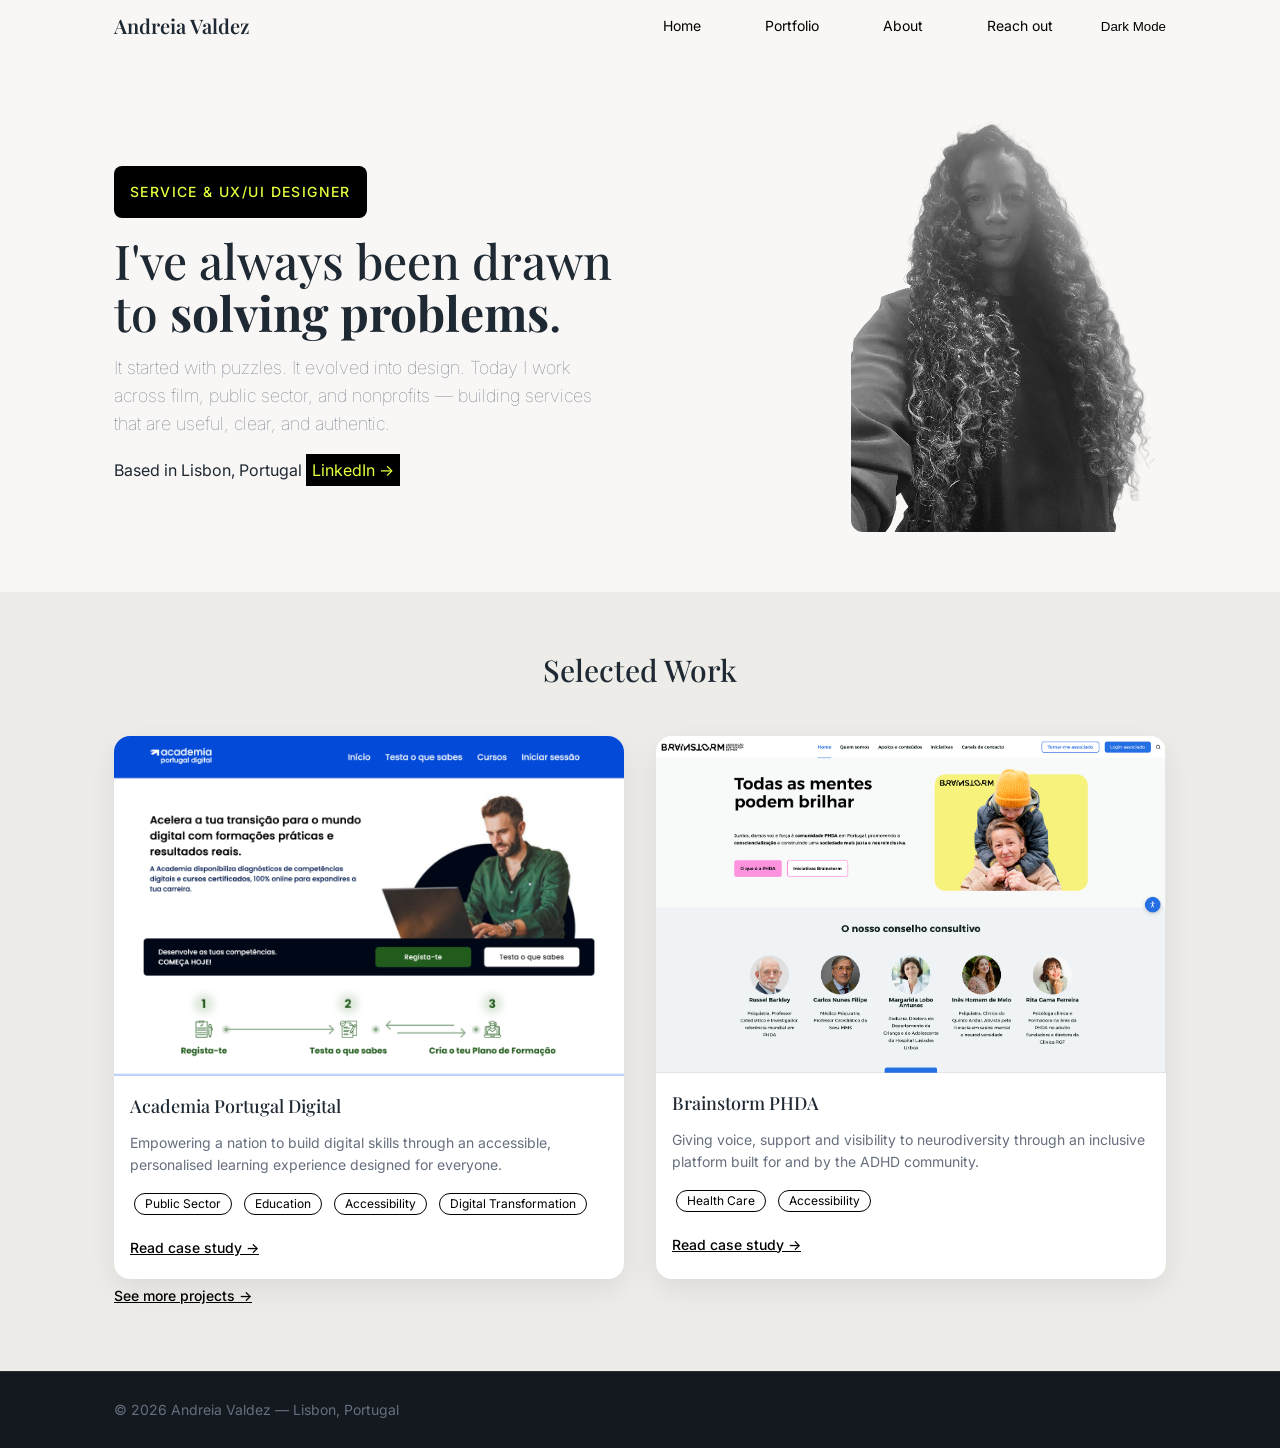
<file: index.html>
<!DOCTYPE html>
<html lang="en">

<head>
    <meta charset="UTF-8">
    <meta name="viewport" content="width=device-width, initial-scale=1.0">
    <title>Andreia Valdez – Service & UX/UI Designer</title>
    <link rel="preconnect" href="https://fonts.googleapis.com">
    <link rel="preconnect" href="https://fonts.gstatic.com" crossorigin>
    <link
        href="https://fonts.googleapis.com/css2?family=Inter:wght@400;500;600&family=Playfair+Display:wght@500;600&display=swap"
        rel="stylesheet">
    <link rel="stylesheet" href="css/estilos.css">
</head>
<body><!-- Navegação -->
<header class="header">
    <div class="container nav">
        <a href="index.html" class="logo">Andreia Valdez</a>
        <button class="mobile-menu-toggle" aria-label="Toggle menu" aria-expanded="false">
            <span></span>
            <span></span>
            <span></span>
        </button>
        <nav class="menu">
            <a href="index.html">Home</a>
            <a href="portfolio.html">Portfolio</a>
            <a href="about.html">About</a>
            <a href="reach-out.html">Reach out</a>
            <button id="theme-toggle">
                Dark Mode
            </button>
        </nav>
    </div>
</header>    <!-- Hero -->
    <section id="sobre" class="section-light">
        <div class="container hero-grid">
            <div class="hero-text">
                <span class="tag">Service & UX/UI Designer</span>
                <h1>I've always been drawn to <b>solving problems</b>.</h1>
                <p class="intro">
                    It started with puzzles. It evolved into design. Today I work across film, public sector, and nonprofits — building services that are useful, clear, and authentic.
                </p>
                <p>Based in Lisbon, Portugal <a href="https://linkedin.com/in/andreiavaldez" target="_blank" class="linkedin">LinkedIn →</a></p>
            </div>
            <div class="hero-image">
                <img src="img/AV_Foto.png" srcset="img/AV_Foto.png 1x,img/AV_Foto@2x.png 2x" alt="Foto de Andreia Valdez">
            </div>
        </div>
    </section>
    <!-- Secção de Trabalhos -->
    <section id="trabalhos" class="section">
        <div class="container">
            <h2>Selected Work</h2>
            <div class="projects">
<div class="project-card">
    <div class="project-image">
        <a href="project-apd-detail.html" rel="noopener" class="project-link">
            <img src="img/projects/apd/cover.png" srcset="img/projects/apd/cover.png 1x, img/projects/apd/cover@2x.png 2x"
                alt="Projeto Academia Portugal Digital">
        </a>
    </div>
    <div class="project-content">
        <h3>Academia Portugal Digital</h3>
        <p>
            Empowering a nation to build digital skills through an accessible, personalised learning experience designed
            for everyone.
        </p>
        <p>
            <span class="chip">Public Sector</span>
            <span class="chip">Education</span>
            <span class="chip">Accessibility</span>
            <span class="chip">Digital Transformation</span>
        </p>
        <a href="project-apd-detail.html" rel="noopener" class="project-link">
            Read case study →
        </a>
    </div>
</div><div class="project-card">
    <div class="project-image">
        <a href="project-brainstorm-detail.html" rel="noopener" class="project-link">
            <img src="img/projects/brainstorm/cover.png" srcset="img/projects/brainstorm/cover.png 1x, img/projects/brainstorm/cover@2x.png 2x"
                alt="Projeto Brainstorm PHDA">
        </a>
    </div>
    <div class="project-content">
        <h3>Brainstorm PHDA</h3>
        <p>
            Giving voice, support and visibility to neurodiversity through an inclusive platform built for and by the ADHD community.
        </p>
        <p>
            <span class="chip">Health Care</span>
            <span class="chip">Accessibility</span>
        </p>
        <a href="project-brainstorm-detail.html" rel="noopener" class="project-link">
            Read case study →
        </a>
    </div>
</div>        </div>
        <a href="portfolio.html" class="button">See more projects →</a>
    </section>
<!-- Footer -->
<footer class="footer-section">
    <div class="footer-bottom">
        <div class="container footer-bottom-content">
            <span>© 2026 Andreia Valdez — Lisbon, Portugal</span>
        </div>
    </div>
</footer>
<script>

    const button = document.getElementById('theme-toggle');
    // Verifica tema guardado
    if (localStorage.getItem('theme') === 'dark') {
        document.body.classList.add('dark-mode');
        button.textContent = 'Light Mode';
    }
    button.addEventListener('click', () => {
        document.body.classList.toggle('dark-mode');
        // Se estiver em dark
        if (document.body.classList.contains('dark-mode')) {
            button.textContent = 'Light Mode';
            localStorage.setItem('theme', 'dark');
        } else {
            button.textContent = 'Dark Mode';
            localStorage.setItem('theme', 'light');
        }
    });
    function CV() {
        alert("I hope we get to work together soon! :-)");
    }

    // Menu Mobile Toggle
    const mobileMenuToggle = document.querySelector('.mobile-menu-toggle');
    const menu = document.querySelector('.menu');

    if (mobileMenuToggle) {
        mobileMenuToggle.addEventListener('click', () => {
            menu.classList.toggle('active');
            mobileMenuToggle.classList.toggle('active');

            // Atualizar aria-expanded
            const isExpanded = menu.classList.contains('active');
            mobileMenuToggle.setAttribute('aria-expanded', isExpanded);
        });

        // Fechar menu ao clicar num link
        const menuLinks = menu.querySelectorAll('a');
        menuLinks.forEach(link => {
            link.addEventListener('click', () => {
                menu.classList.remove('active');
                mobileMenuToggle.classList.remove('active');
                mobileMenuToggle.setAttribute('aria-expanded', 'false');
            });
        });
    }
</script>
</body>

</html>
</file>
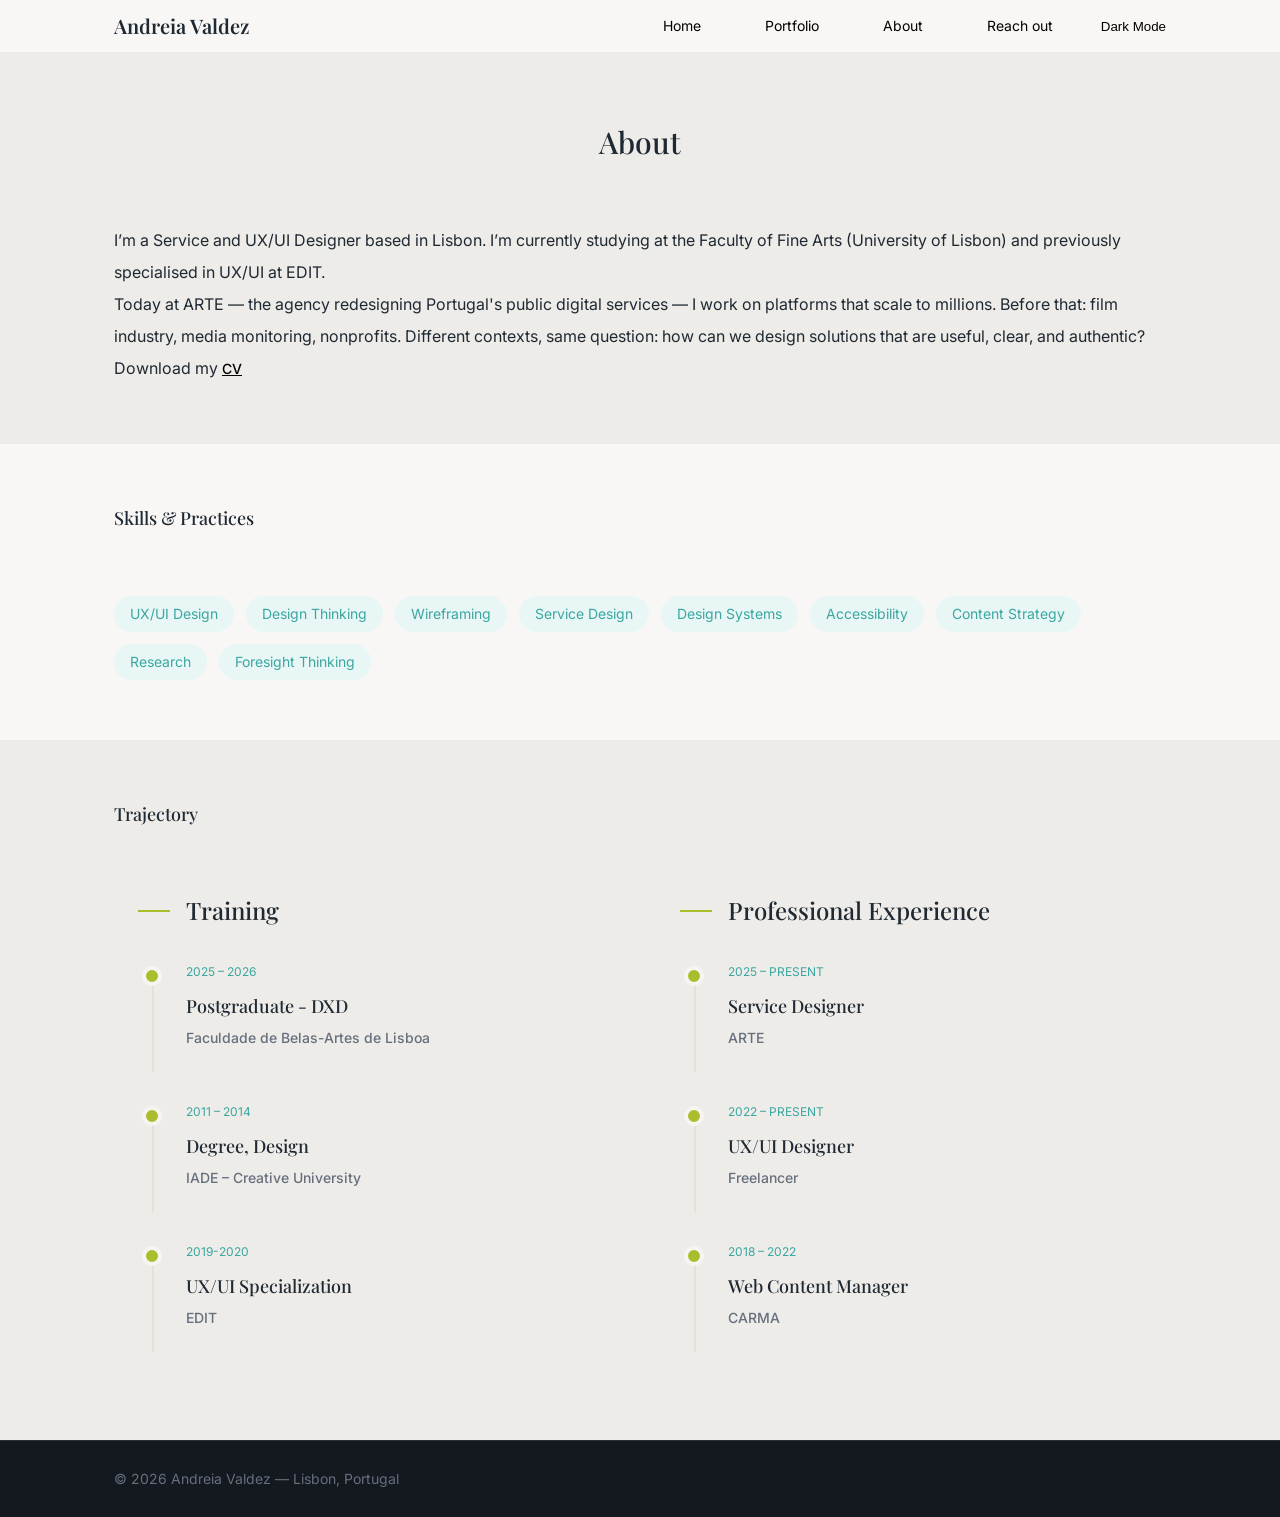
<file: about.html>
<!DOCTYPE html>
<html lang="en">

<head>
    <meta charset="UTF-8">
    <meta name="viewport" content="width=device-width, initial-scale=1.0">
    <title>Andreia Valdez – Service & UX/UI Designer</title>
    <link rel="preconnect" href="https://fonts.googleapis.com">
    <link rel="preconnect" href="https://fonts.gstatic.com" crossorigin>
    <link
        href="https://fonts.googleapis.com/css2?family=Inter:wght@400;500;600&family=Playfair+Display:wght@500;600&display=swap"
        rel="stylesheet">
    <link rel="stylesheet" href="css/estilos.css">
</head>
<body><!-- Navegação -->
<header class="header">
    <div class="container nav">
        <a href="index.html" class="logo">Andreia Valdez</a>
        <button class="mobile-menu-toggle" aria-label="Toggle menu" aria-expanded="false">
            <span></span>
            <span></span>
            <span></span>
        </button>
        <nav class="menu">
            <a href="index.html">Home</a>
            <a href="portfolio.html">Portfolio</a>
            <a href="about.html">About</a>
            <a href="reach-out.html">Reach out</a>
            <button id="theme-toggle">
                Dark Mode
            </button>
        </nav>
    </div>
</header><!-- Secção Sobre mim -->
<section class="section">
    <div class="container">
        <div class="inline-heading">
            <h2>About</h2>
        </div>
        <p>I’m a Service and UX/UI Designer based in Lisbon. I’m currently studying at the Faculty of Fine Arts
            (University of Lisbon) and previously specialised in UX/UI at EDIT.</p>
        <p>Today at ARTE — the agency redesigning Portugal's public digital services — I work on platforms that scale to
            millions. Before that: film industry, media monitoring, nonprofits. Different contexts, same question: how
            can we design solutions that are useful, clear, and authentic?</p>
        <p>Download my <a href="assets/Andreia_Valdez_CV_2026.pdf" target="_blank" onclick="CV()" class="button">CV</a></p>
</section>
<!-- Secção de Competências -->
<section class="section-light">
    <div class="container">
        <div class="inline-heading">
            <h3>Skills & Practices</h3>
        </div>
        <div class="pills">
            <span class="pill">UX/UI Design</span>
            <span class="pill">Design Thinking</span>
            <span class="pill">Wireframing</span>
            <span class="pill">Service Design</span>
            <span class="pill">Design Systems</span>
            <span class="pill">Accessibility</span>
            <span class="pill">Content Strategy</span>
            <span class="pill">Research</span>
            <span class="pill">Foresight Thinking</span>
        </div>
    </div>
</section>
<!-- Secção de Formação e Experiência-->
<section class="section">
    <div class="container">
        <div class="inline-heading">
            <h3>Trajectory</h3>
        </div>
        <div class="container timeline-grid">

            <!-- Formação -->
            <div class="timeline-column">
                <h2 class="timeline-title">Training</h2>

                <div class="timeline-item">
                    <span class="timeline-dot"></span>

                    <div class="timeline-content">
                        <span class="timeline-date">2025 – 2026</span>
                        <h3>Postgraduate - DXD</h3>
                        <h4>Faculdade de Belas-Artes de Lisboa</h4>
                    </div>
                </div>

                <div class="timeline-item">
                    <span class="timeline-dot"></span>

                    <div class="timeline-content">
                        <span class="timeline-date">2011 – 2014</span>
                        <h3>Degree, Design</h3>
                        <h4>IADE – Creative University</h4>
                    </div>
                </div>

                <div class="timeline-item">
                    <span class="timeline-dot"></span>

                    <div class="timeline-content">
                        <span class="timeline-date">2019-2020</span>
                        <h3>UX/UI Specialization</h3>
                        <h4>EDIT</h4>
                    </div>
                </div>
            </div>

            <!-- Experiência -->
            <div class="timeline-column">
                <h2 class="timeline-title">Professional Experience</h2>

                <div class="timeline-item">
                    <span class="timeline-dot"></span>

                    <div class="timeline-content">
                        <span class="timeline-date">2025 – Present</span>
                        <h3>Service Designer</h3>
                        <h4>ARTE</h4>
                    </div>
                </div>

                <div class="timeline-item">
                    <span class="timeline-dot"></span>

                    <div class="timeline-content">
                        <span class="timeline-date">2022 – Present</span>
                        <h3>UX/UI Designer</h3>
                        <h4>Freelancer</h4>
                    </div>
                </div>

                <div class="timeline-item">
                    <span class="timeline-dot"></span>

                    <div class="timeline-content">
                        <span class="timeline-date">2018 – 2022</span>
                        <h3>Web Content Manager</h3>
                        <h4>CARMA</h4>
                    </div>
                </div>
            </div>

        </div>

    </div>
</section>
<!-- Footer -->
<footer class="footer-section">
    <div class="footer-bottom">
        <div class="container footer-bottom-content">
            <span>© 2026 Andreia Valdez — Lisbon, Portugal</span>
        </div>
    </div>
</footer>
<script>

    const button = document.getElementById('theme-toggle');
    // Verifica tema guardado
    if (localStorage.getItem('theme') === 'dark') {
        document.body.classList.add('dark-mode');
        button.textContent = 'Light Mode';
    }
    button.addEventListener('click', () => {
        document.body.classList.toggle('dark-mode');
        // Se estiver em dark
        if (document.body.classList.contains('dark-mode')) {
            button.textContent = 'Light Mode';
            localStorage.setItem('theme', 'dark');
        } else {
            button.textContent = 'Dark Mode';
            localStorage.setItem('theme', 'light');
        }
    });
    function CV() {
        alert("I hope we get to work together soon! :-)");
    }

    // Menu Mobile Toggle
    const mobileMenuToggle = document.querySelector('.mobile-menu-toggle');
    const menu = document.querySelector('.menu');

    if (mobileMenuToggle) {
        mobileMenuToggle.addEventListener('click', () => {
            menu.classList.toggle('active');
            mobileMenuToggle.classList.toggle('active');

            // Atualizar aria-expanded
            const isExpanded = menu.classList.contains('active');
            mobileMenuToggle.setAttribute('aria-expanded', isExpanded);
        });

        // Fechar menu ao clicar num link
        const menuLinks = menu.querySelectorAll('a');
        menuLinks.forEach(link => {
            link.addEventListener('click', () => {
                menu.classList.remove('active');
                mobileMenuToggle.classList.remove('active');
                mobileMenuToggle.setAttribute('aria-expanded', 'false');
            });
        });
    }
</script>
</body>

</html>
</file>
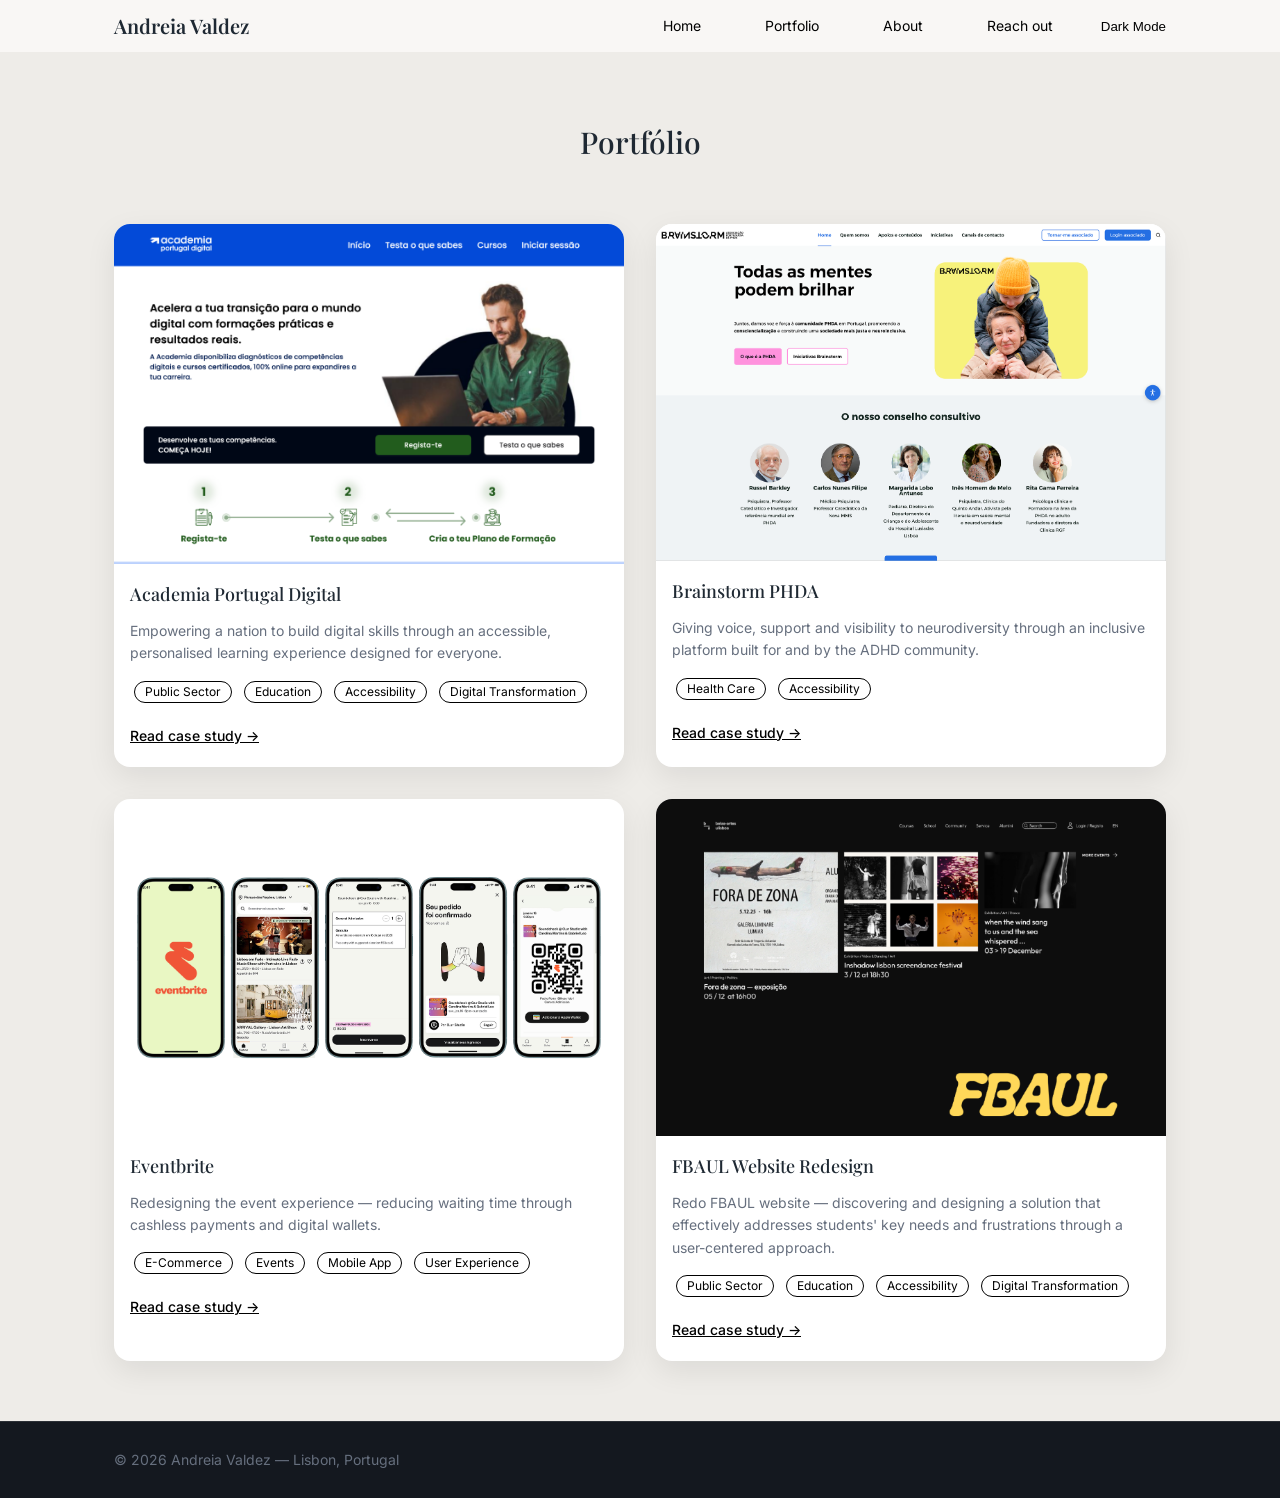
<file: portfolio.html>
<!DOCTYPE html>
<html lang="en">

<head>
    <meta charset="UTF-8">
    <meta name="viewport" content="width=device-width, initial-scale=1.0">
    <title>Andreia Valdez – Service & UX/UI Designer</title>
    <link rel="preconnect" href="https://fonts.googleapis.com">
    <link rel="preconnect" href="https://fonts.gstatic.com" crossorigin>
    <link
        href="https://fonts.googleapis.com/css2?family=Inter:wght@400;500;600&family=Playfair+Display:wght@500;600&display=swap"
        rel="stylesheet">
    <link rel="stylesheet" href="css/estilos.css">
</head>
<body><!-- Navegação -->
<header class="header">
    <div class="container nav">
        <a href="index.html" class="logo">Andreia Valdez</a>
        <button class="mobile-menu-toggle" aria-label="Toggle menu" aria-expanded="false">
            <span></span>
            <span></span>
            <span></span>
        </button>
        <nav class="menu">
            <a href="index.html">Home</a>
            <a href="portfolio.html">Portfolio</a>
            <a href="about.html">About</a>
            <a href="reach-out.html">Reach out</a>
            <button id="theme-toggle">
                Dark Mode
            </button>
        </nav>
    </div>
</header><!-- Portfólio -->
<section class="section">
    <div class="container">
        <div class="inline-heading">
            <h2>Portfólio</h2>
        </div>
        <div class="projects">
<div class="project-card">
    <div class="project-image">
        <a href="project-apd-detail.html" rel="noopener" class="project-link">
            <img src="img/projects/apd/cover.png" srcset="img/projects/apd/cover.png 1x, img/projects/apd/cover@2x.png 2x"
                alt="Projeto Academia Portugal Digital">
        </a>
    </div>
    <div class="project-content">
        <h3>Academia Portugal Digital</h3>
        <p>
            Empowering a nation to build digital skills through an accessible, personalised learning experience designed
            for everyone.
        </p>
        <p>
            <span class="chip">Public Sector</span>
            <span class="chip">Education</span>
            <span class="chip">Accessibility</span>
            <span class="chip">Digital Transformation</span>
        </p>
        <a href="project-apd-detail.html" rel="noopener" class="project-link">
            Read case study →
        </a>
    </div>
</div><div class="project-card">
    <div class="project-image">
        <a href="project-brainstorm-detail.html" rel="noopener" class="project-link">
            <img src="img/projects/brainstorm/cover.png" srcset="img/projects/brainstorm/cover.png 1x, img/projects/brainstorm/cover@2x.png 2x"
                alt="Projeto Brainstorm PHDA">
        </a>
    </div>
    <div class="project-content">
        <h3>Brainstorm PHDA</h3>
        <p>
            Giving voice, support and visibility to neurodiversity through an inclusive platform built for and by the ADHD community.
        </p>
        <p>
            <span class="chip">Health Care</span>
            <span class="chip">Accessibility</span>
        </p>
        <a href="project-brainstorm-detail.html" rel="noopener" class="project-link">
            Read case study →
        </a>
    </div>
</div><div class="project-card">
    <div class="project-image">
        <img src="img/projects/eventbrite/cover.png" srcset="img/projects/eventbrite/cover.png 1x, img/projects/eventbrite/cover@2x.png 2x"
            alt="Projeto Eventbrite">
    </div>
    <div class="project-content">
        <h3>Eventbrite</h3>
        <p>
            Redesigning the event experience — reducing waiting time through cashless payments and digital wallets.
        </p>
        <p>
            <span class="chip">E-Commerce</span>
            <span class="chip">Events</span>
            <span class="chip">Mobile App</span>
            <span class="chip">User Experience</span>
        </p>
        <a href="#" rel="noopener" class="project-link">
            Read case study →
        </a>
    </div>
</div><div class="project-card">
    <div class="project-image">
        <img src="img/projects/fbaul/cover.png" srcset="img/projects/fbaul/cover.png 1x, img/projects/fbaul/cover@2x.png 2x"
            alt="Projeto FBAUL Website Redesign">
    </div>
    <div class="project-content">
        <h3>FBAUL Website Redesign</h3>
        <p>
            Redo FBAUL website — discovering and designing a solution that effectively addresses students' key needs and frustrations through a user-centered approach.
        </p>
        <p>
            <span class="chip">Public Sector</span>
            <span class="chip">Education</span>
            <span class="chip">Accessibility</span>
            <span class="chip">Digital Transformation</span>
        </p>
        <a href="#" rel="noopener" class="project-link">
            Read case study →
        </a>
    </div>
</div>        </div>
</section>
<!-- Footer -->
<footer class="footer-section">
    <div class="footer-bottom">
        <div class="container footer-bottom-content">
            <span>© 2026 Andreia Valdez — Lisbon, Portugal</span>
        </div>
    </div>
</footer>
<script>

    const button = document.getElementById('theme-toggle');
    // Verifica tema guardado
    if (localStorage.getItem('theme') === 'dark') {
        document.body.classList.add('dark-mode');
        button.textContent = 'Light Mode';
    }
    button.addEventListener('click', () => {
        document.body.classList.toggle('dark-mode');
        // Se estiver em dark
        if (document.body.classList.contains('dark-mode')) {
            button.textContent = 'Light Mode';
            localStorage.setItem('theme', 'dark');
        } else {
            button.textContent = 'Dark Mode';
            localStorage.setItem('theme', 'light');
        }
    });
    function CV() {
        alert("I hope we get to work together soon! :-)");
    }

    // Menu Mobile Toggle
    const mobileMenuToggle = document.querySelector('.mobile-menu-toggle');
    const menu = document.querySelector('.menu');

    if (mobileMenuToggle) {
        mobileMenuToggle.addEventListener('click', () => {
            menu.classList.toggle('active');
            mobileMenuToggle.classList.toggle('active');

            // Atualizar aria-expanded
            const isExpanded = menu.classList.contains('active');
            mobileMenuToggle.setAttribute('aria-expanded', isExpanded);
        });

        // Fechar menu ao clicar num link
        const menuLinks = menu.querySelectorAll('a');
        menuLinks.forEach(link => {
            link.addEventListener('click', () => {
                menu.classList.remove('active');
                mobileMenuToggle.classList.remove('active');
                mobileMenuToggle.setAttribute('aria-expanded', 'false');
            });
        });
    }
</script>
</body>

</html>
</file>
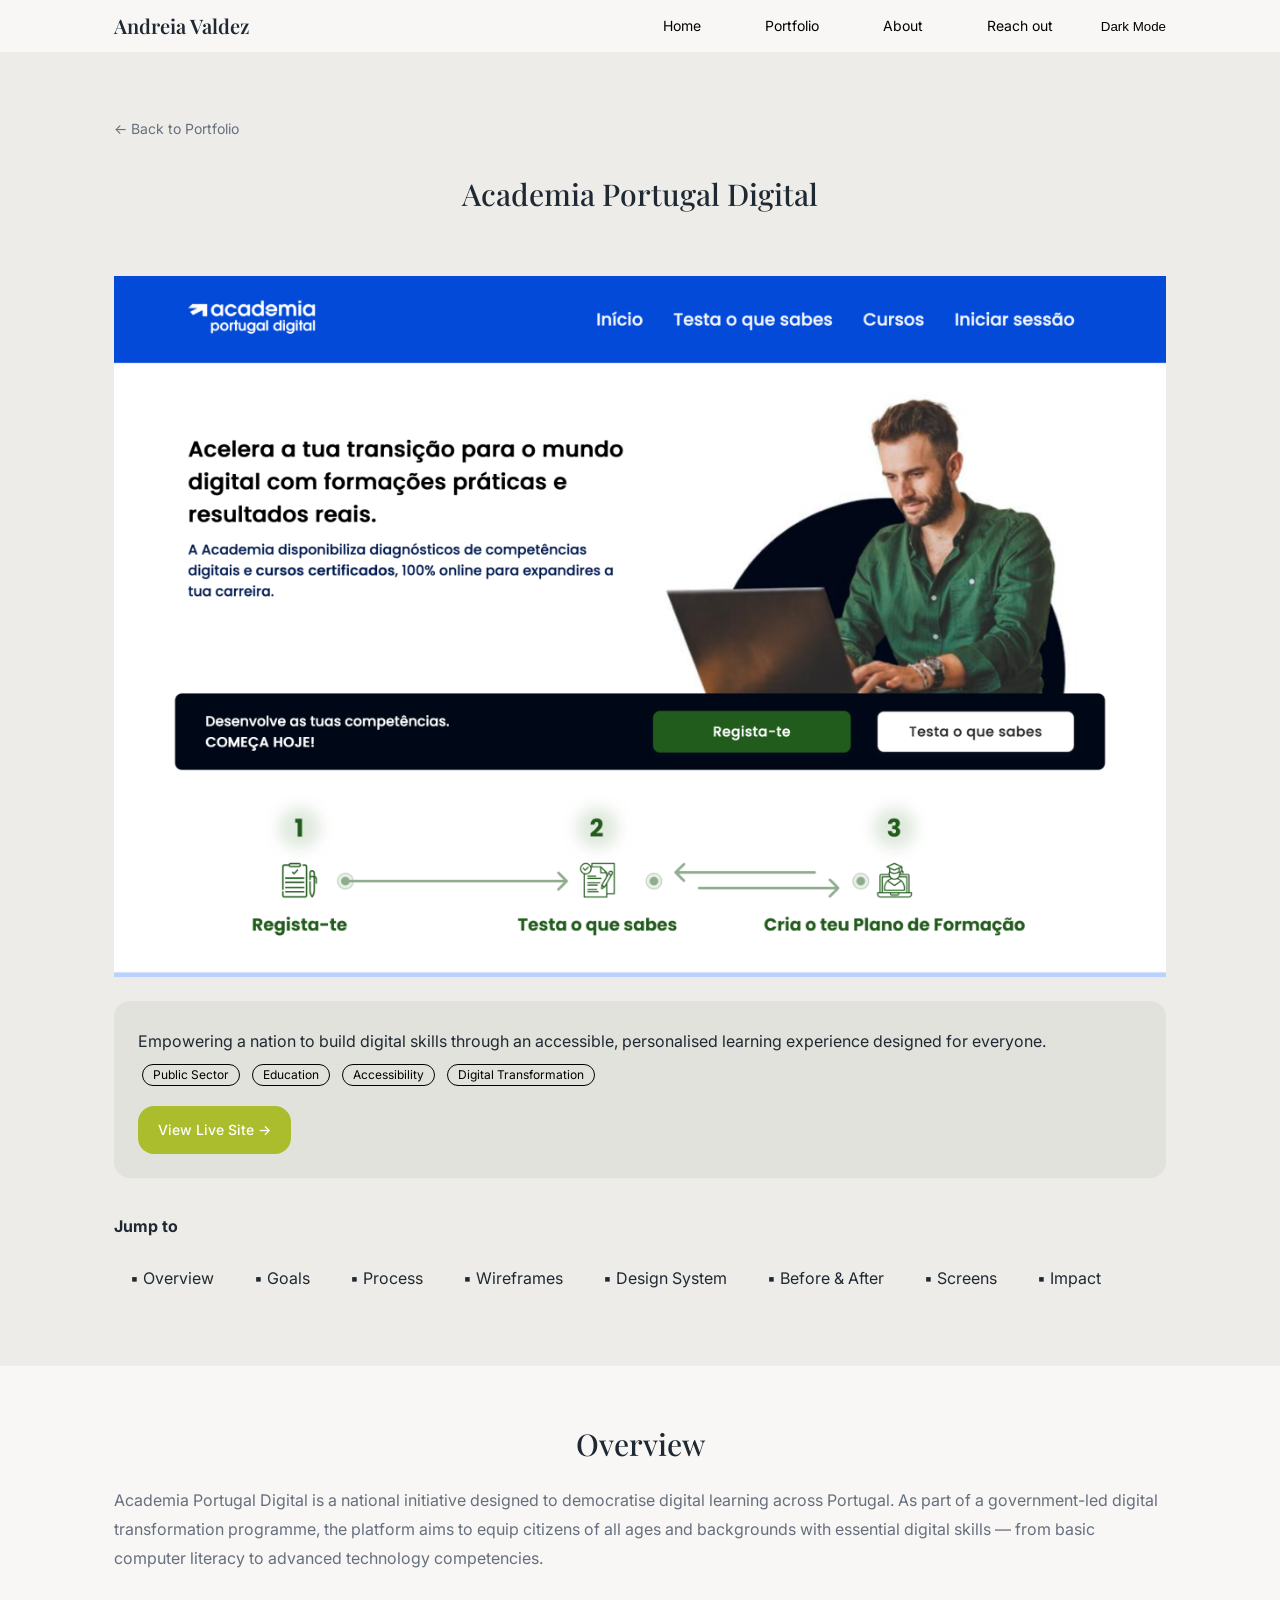
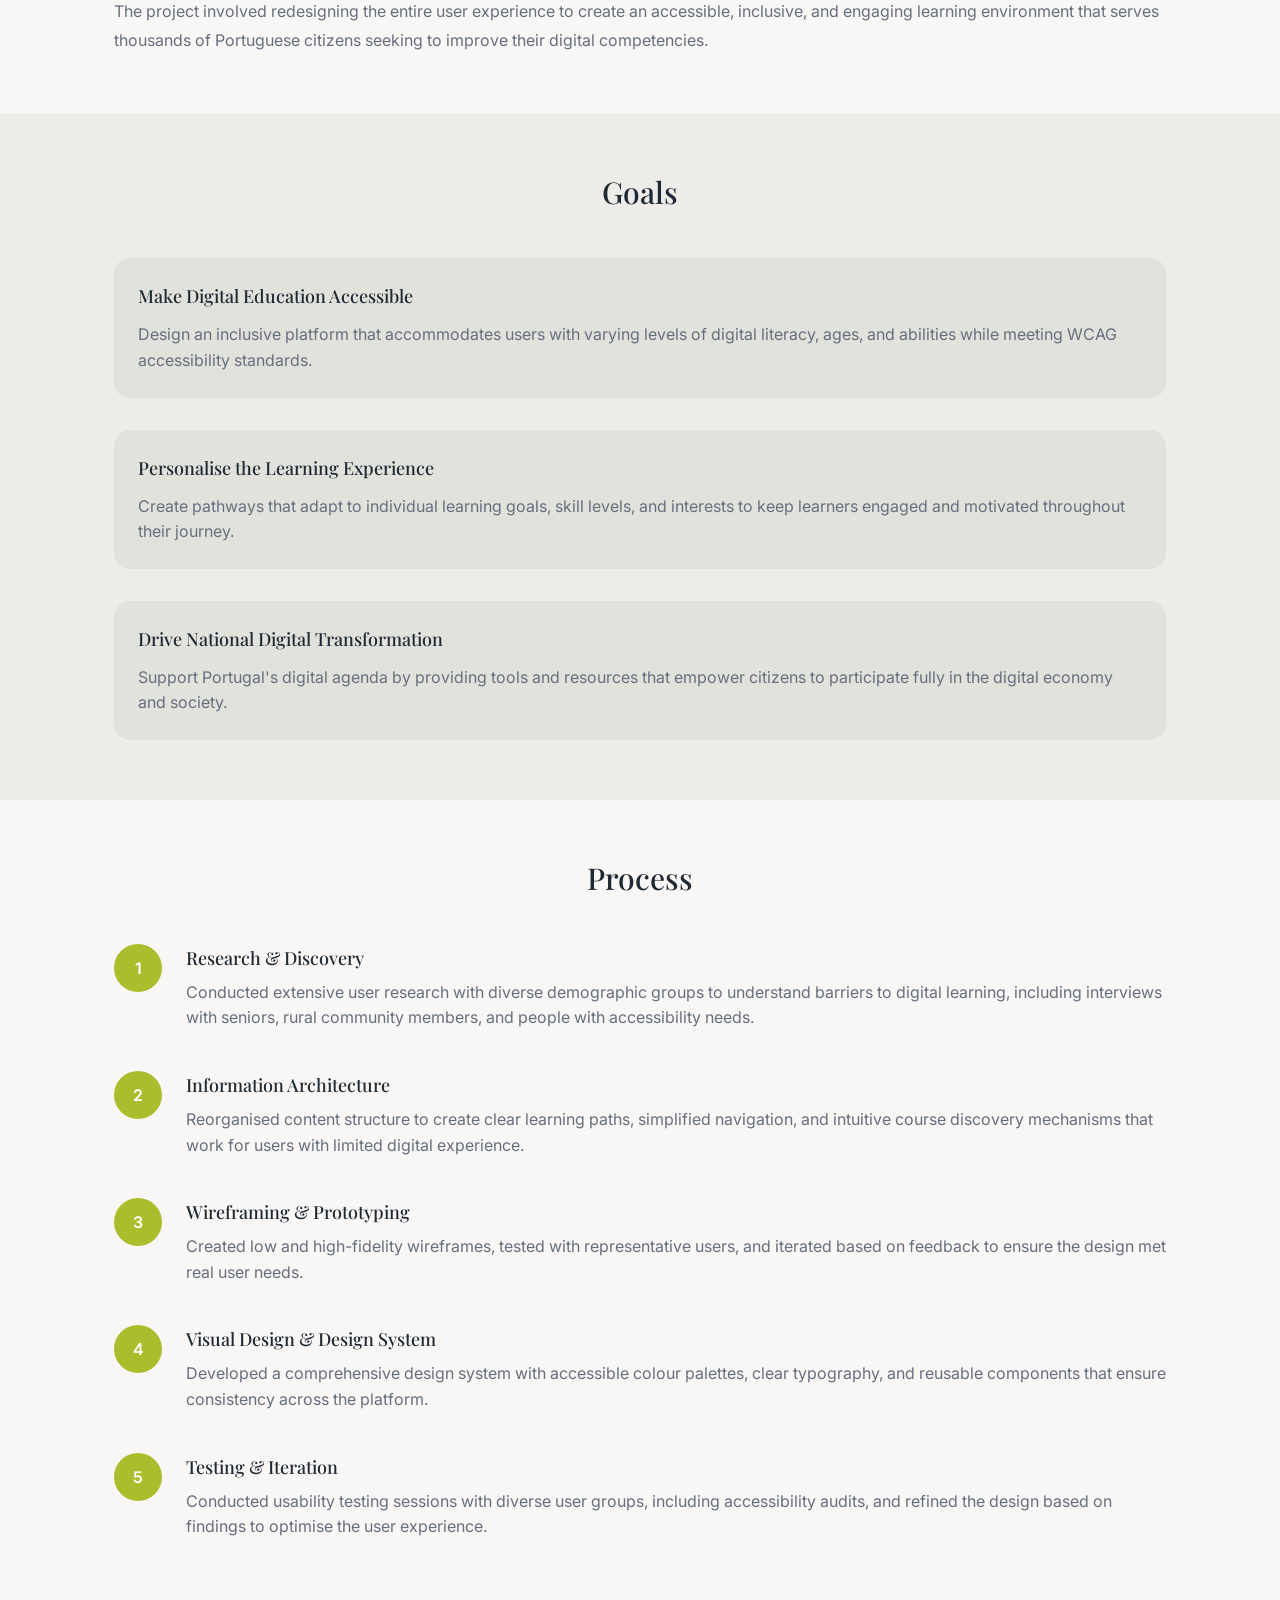
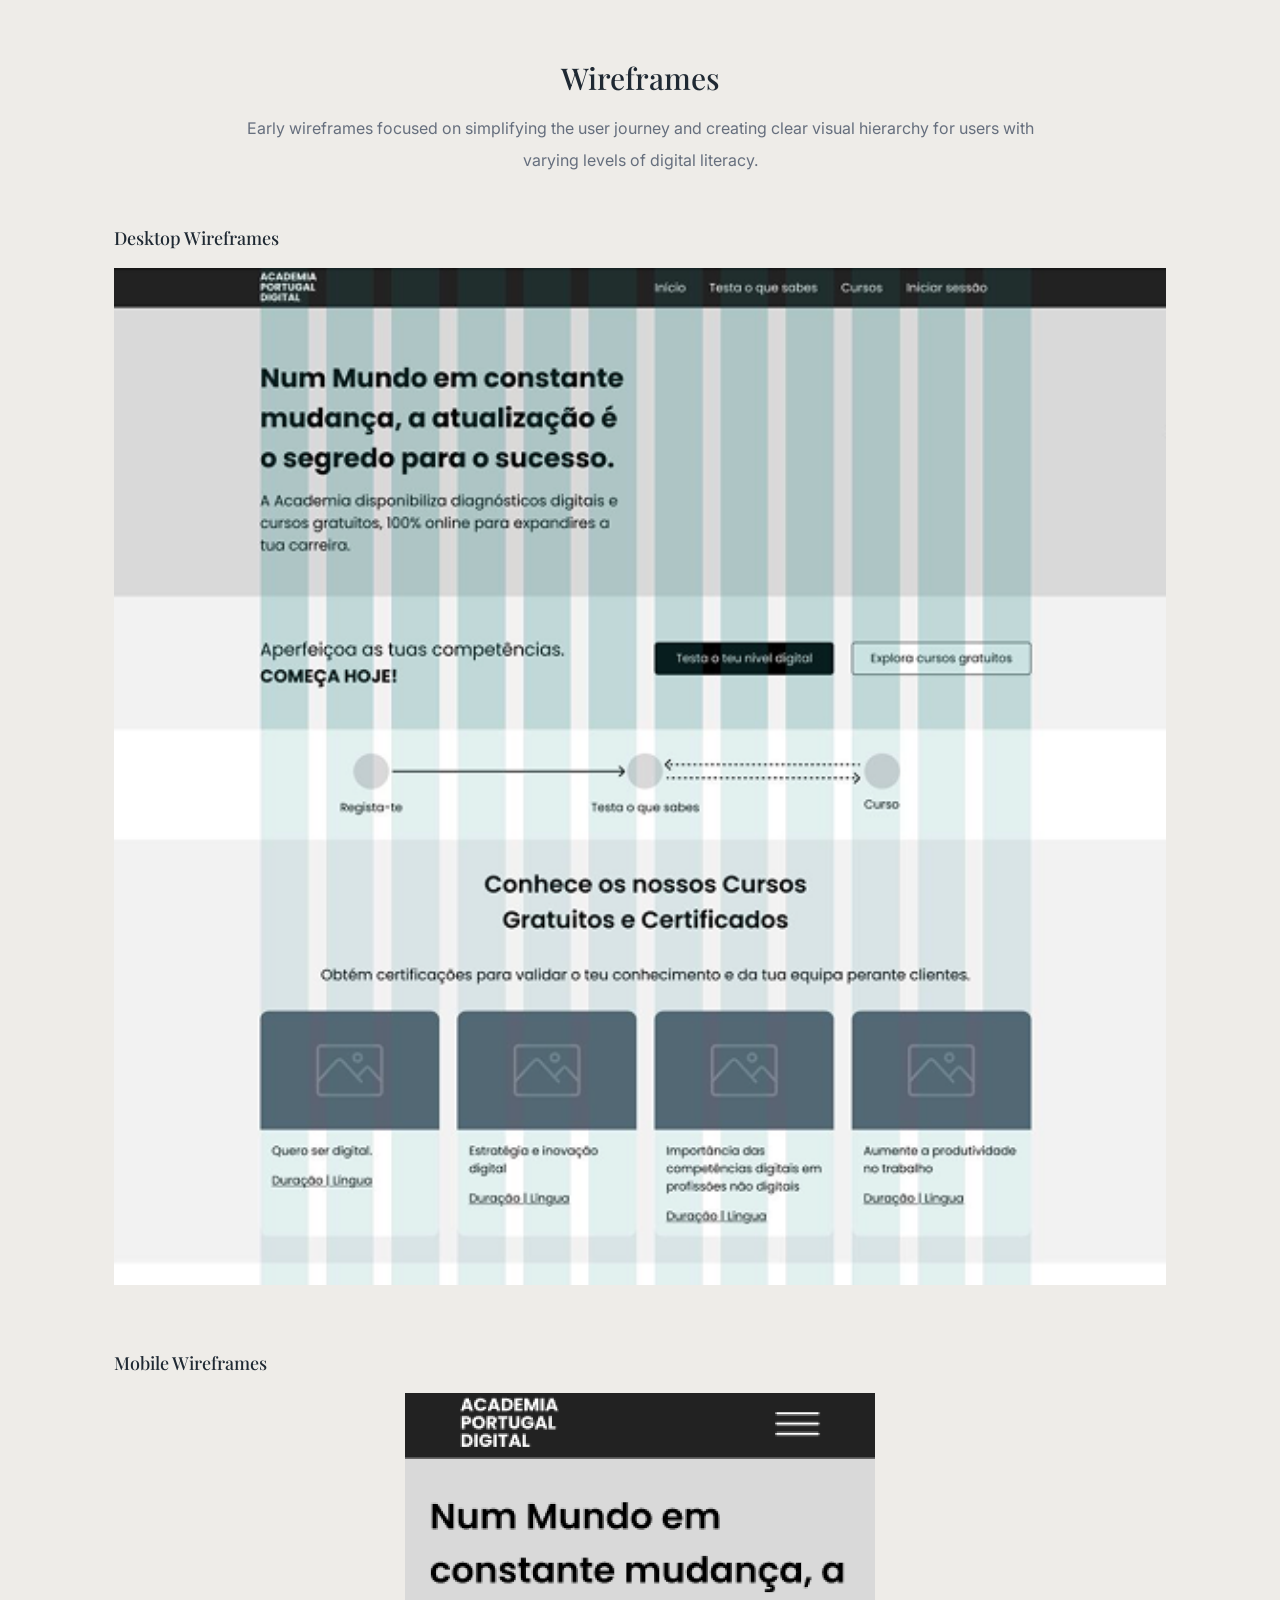
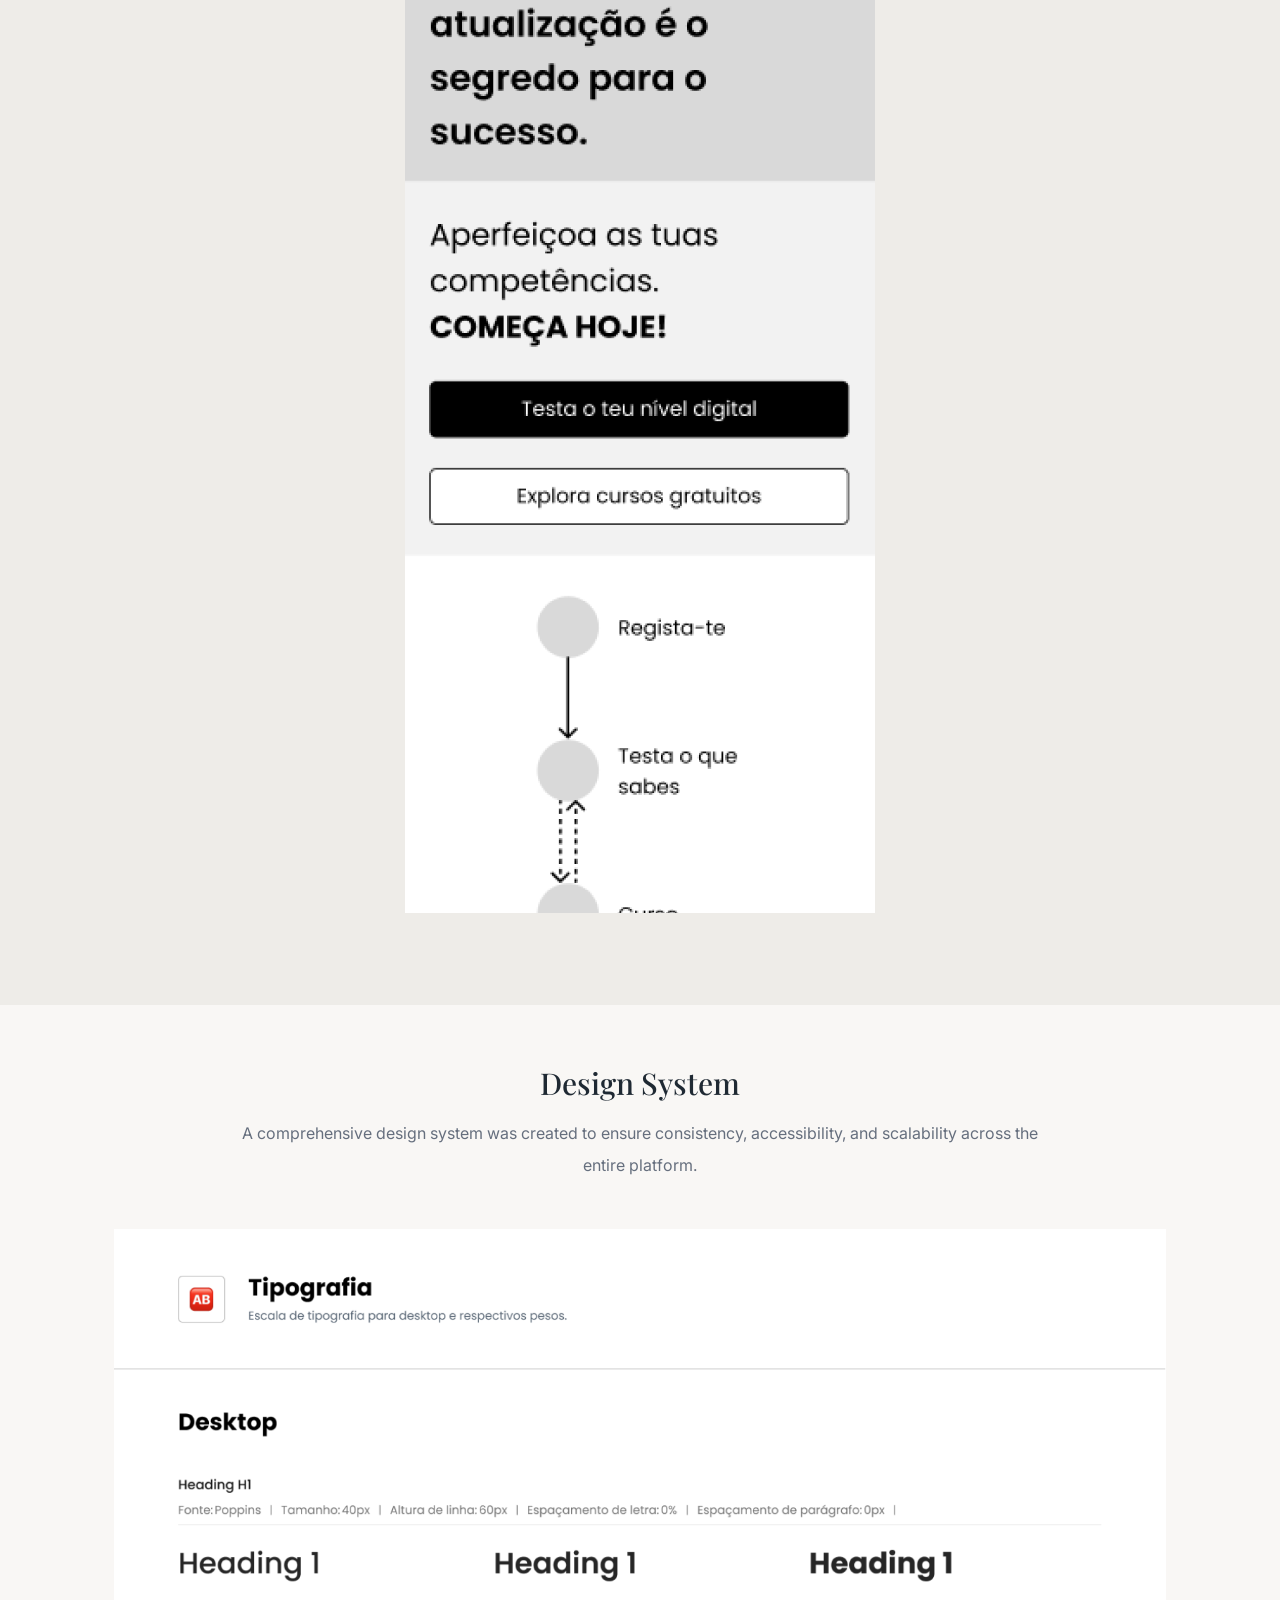
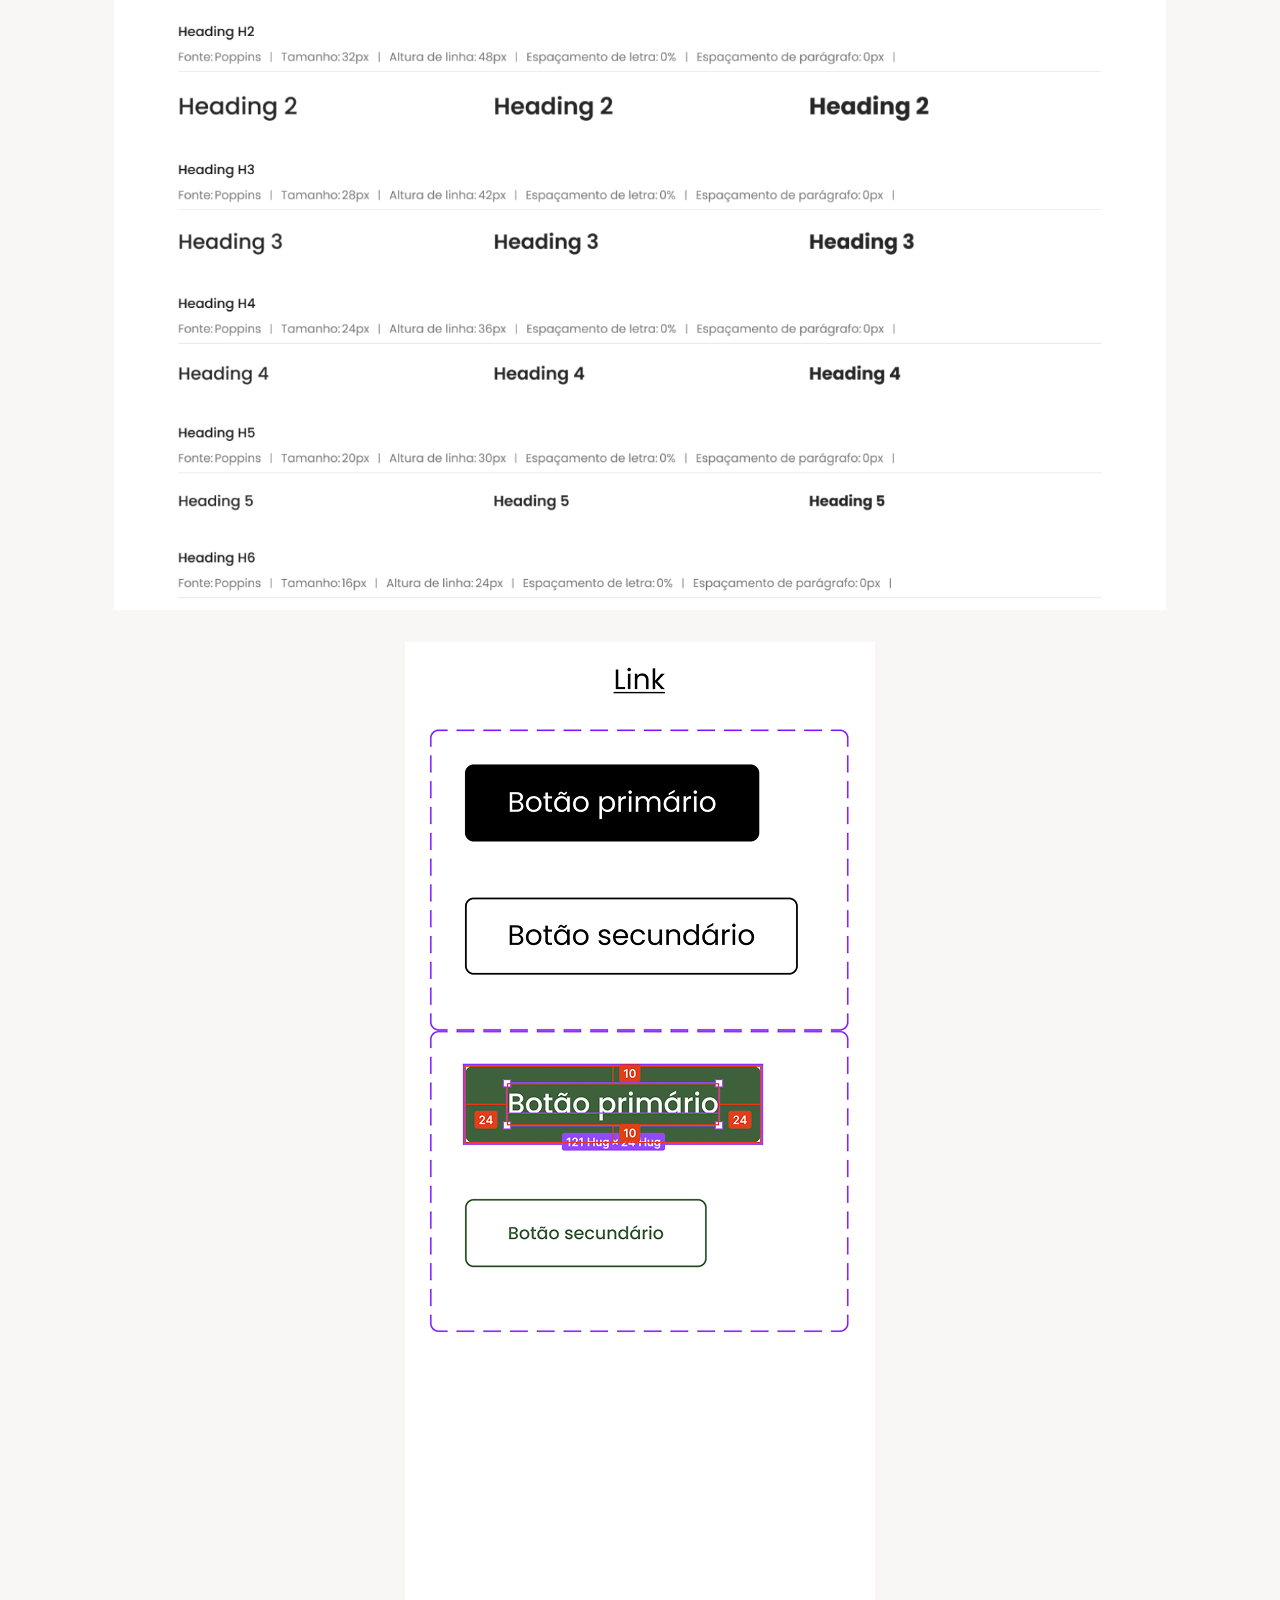
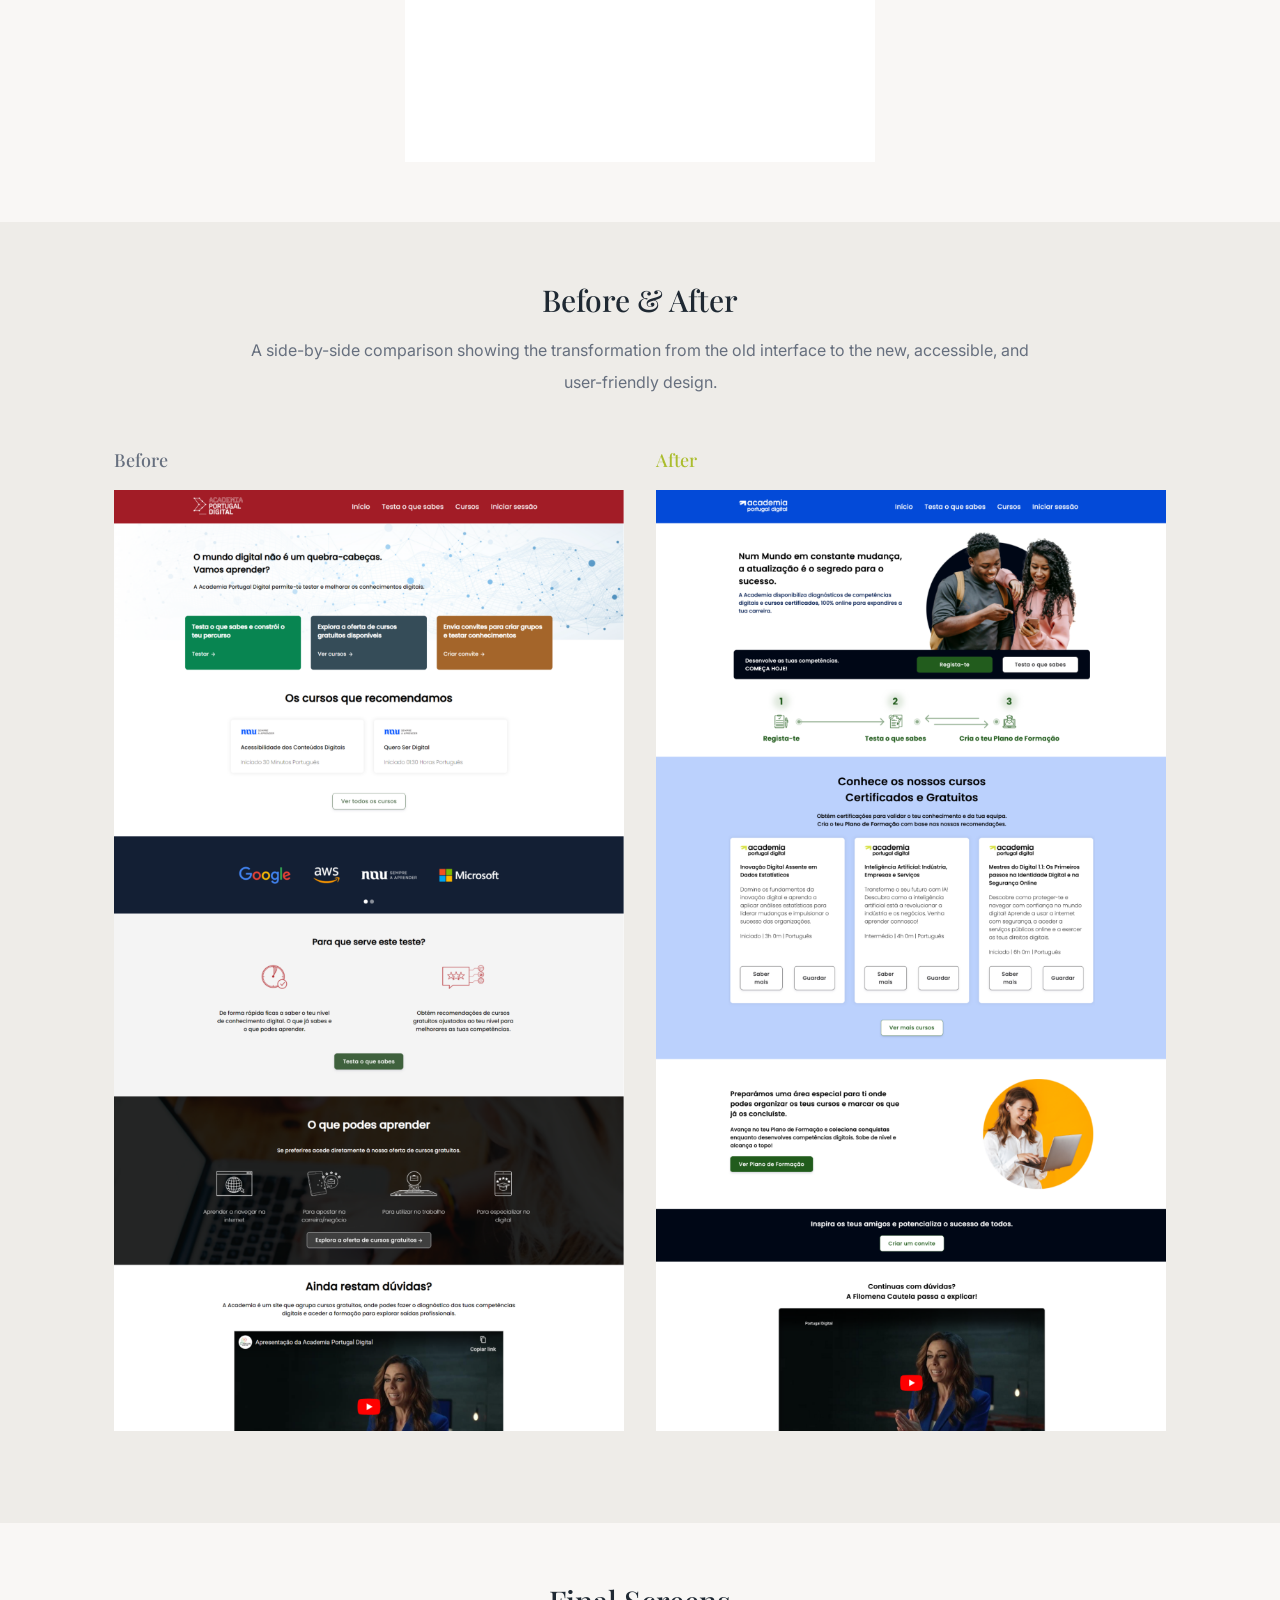
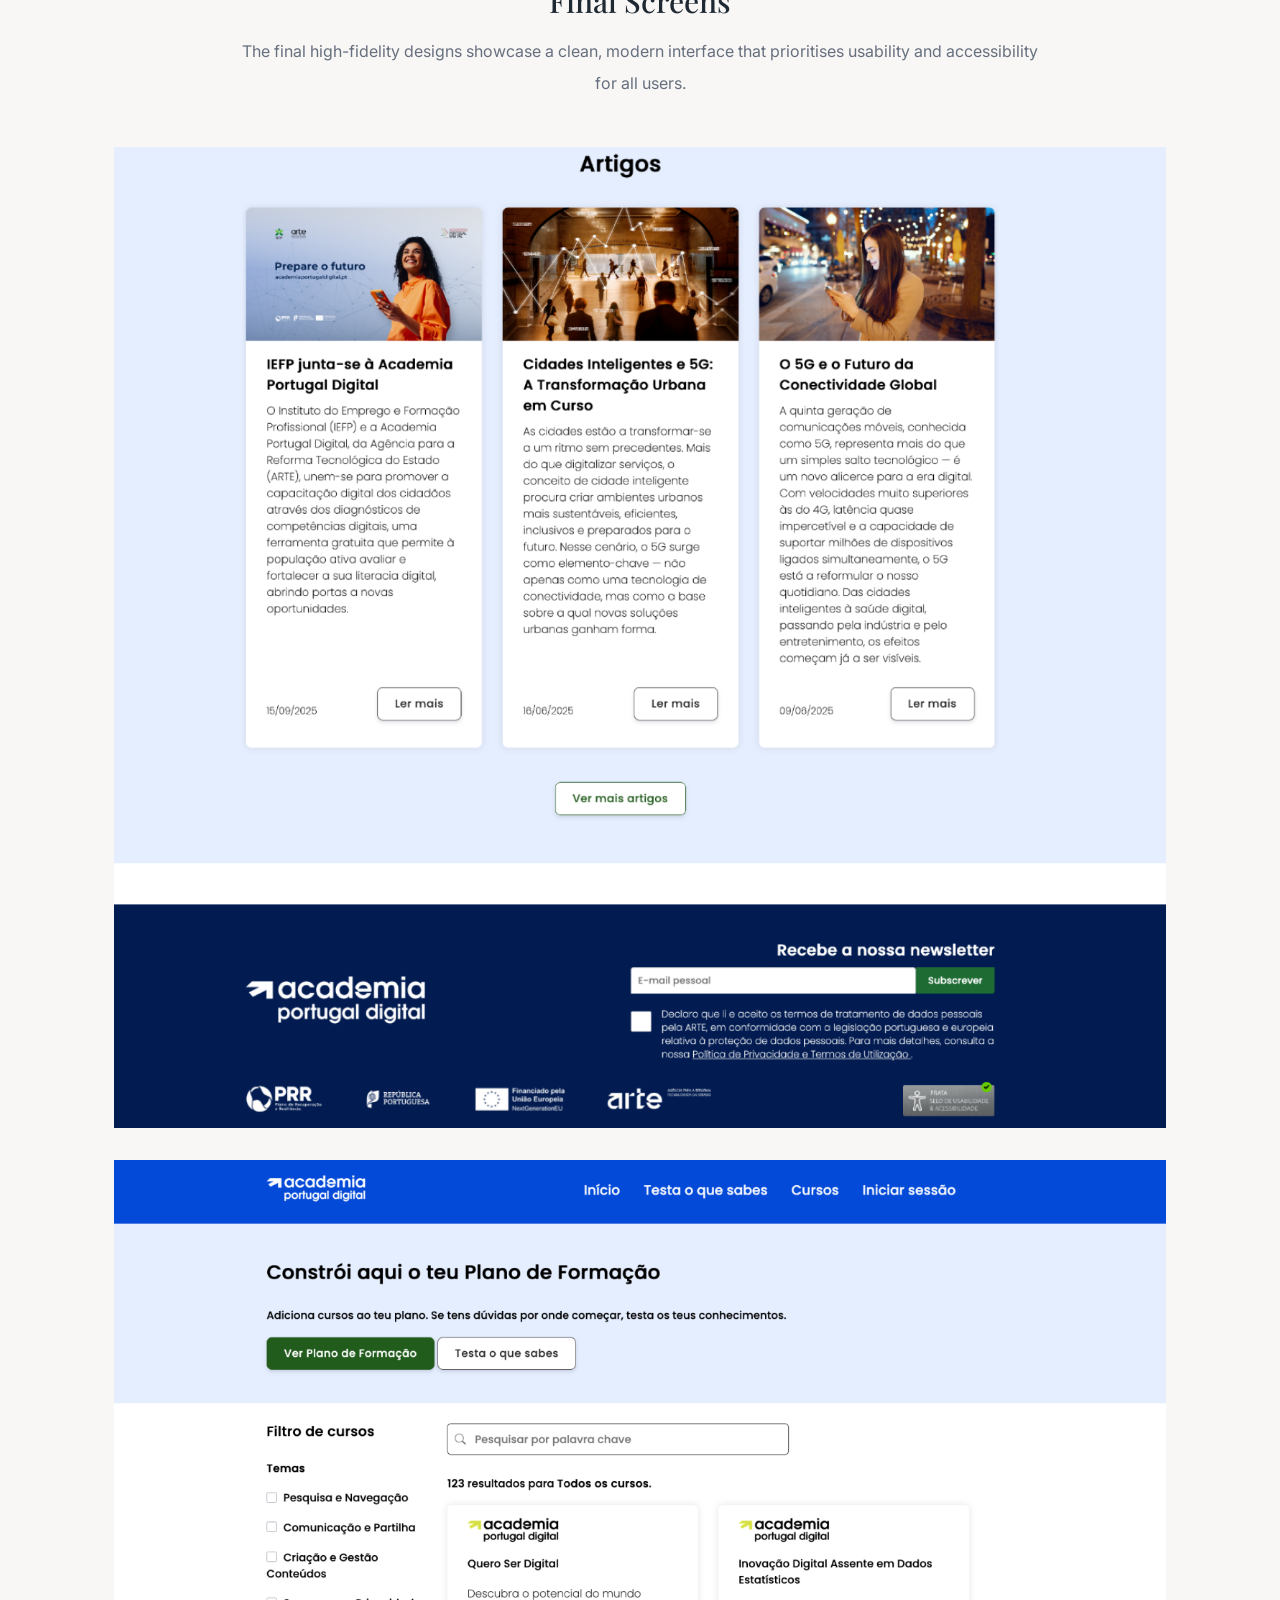
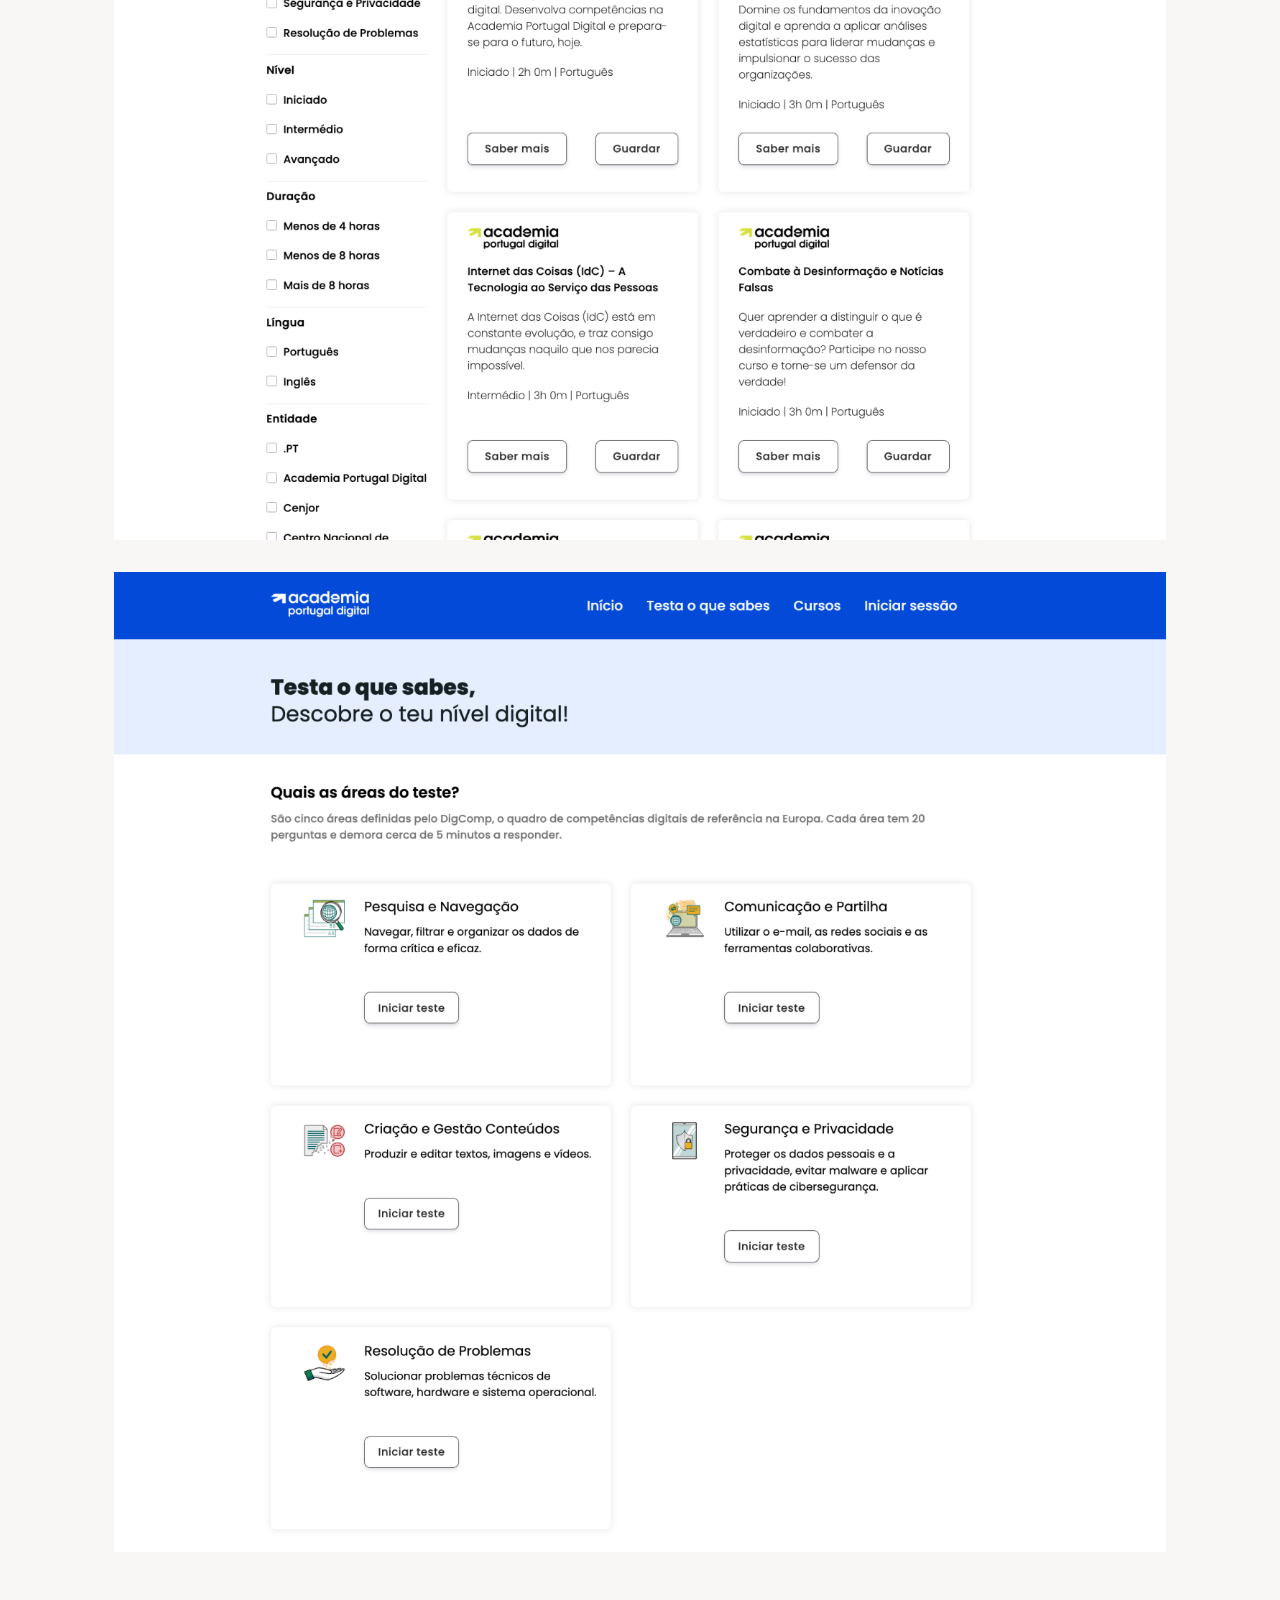
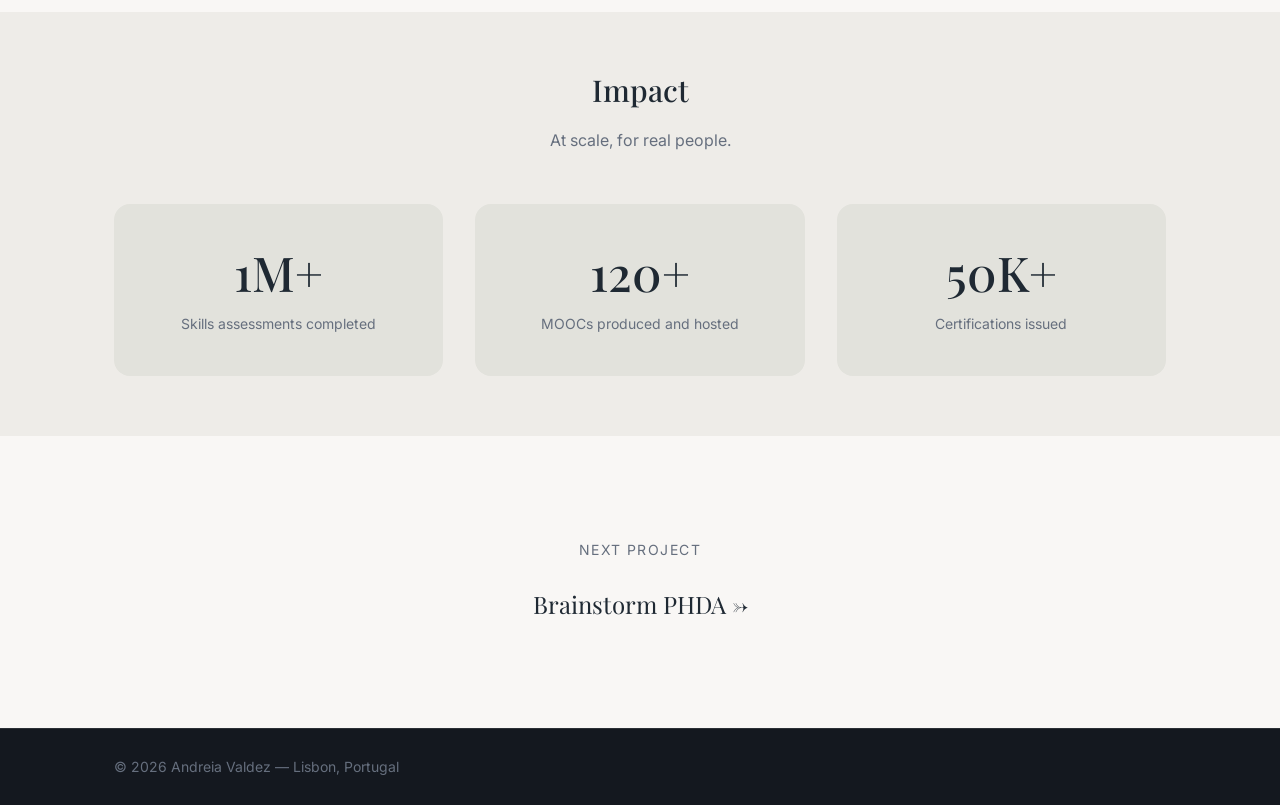
<file: project-apd-detail.html>
<!DOCTYPE html>
<html lang="en">

<head>
    <meta charset="UTF-8">
    <meta name="viewport" content="width=device-width, initial-scale=1.0">
    <title>Andreia Valdez – Service & UX/UI Designer</title>
    <link rel="preconnect" href="https://fonts.googleapis.com">
    <link rel="preconnect" href="https://fonts.gstatic.com" crossorigin>
    <link
        href="https://fonts.googleapis.com/css2?family=Inter:wght@400;500;600&family=Playfair+Display:wght@500;600&display=swap"
        rel="stylesheet">
    <link rel="stylesheet" href="css/estilos.css">
</head>
<body><!-- Navegação -->
<header class="header">
    <div class="container nav">
        <a href="index.html" class="logo">Andreia Valdez</a>
        <button class="mobile-menu-toggle" aria-label="Toggle menu" aria-expanded="false">
            <span></span>
            <span></span>
            <span></span>
        </button>
        <nav class="menu">
            <a href="index.html">Home</a>
            <a href="portfolio.html">Portfolio</a>
            <a href="about.html">About</a>
            <a href="reach-out.html">Reach out</a>
            <button id="theme-toggle">
                Dark Mode
            </button>
        </nav>
    </div>
</header>
<!-- Cabeçalho do Projeto -->
<section class="section">
    <div class="container">
        <!-- Breadcrumbs -->
        <nav class="breadcrumbs" aria-label="Breadcrumb">
            <a href="portfolio.html">← Back to Portfolio</a>
        </nav>

        <div class="inline-heading">
            <h2>Academia Portugal Digital</h2>
        </div>
        <img src="img/projects/apd/cover.png" srcset="img/projects/apd/cover.png 1x, img/projects/apd/cover@2x.png 2x"
                alt="Projeto Academia Portugal Digital">
        <div>
            <div class="project-meta">
            <p>
                Empowering a nation to build digital skills through an accessible, personalised learning experience designed for everyone.
            </p>
            <p>
                <span class="chip">Public Sector</span>
                <span class="chip">Education</span>
                <span class="chip">Accessibility</span>
                <span class="chip">Digital Transformation</span>
            </p>
            <a href="https://academiaportugaldigital.pt/" target="_blank" rel="noopener noreferrer" class="btn primary" style="display: inline-block; margin-top: 16px;">
                View Live Site →
            </a>
            </div>
        </div>
        <nav class="page-nav" aria-label="On this page">
            <p><strong>Jump to</strong></p>
            <ul>
                <li><a href="#overview">▪ Overview</a></li>
                <li><a href="#goals">▪ Goals</a></li>
                <li><a href="#process">▪ Process</a></li>
                <li><a href="#wireframes">▪ Wireframes</a></li>
                <li><a href="#design-system">▪ Design System</a></li>
                <li><a href="#before-after">▪ Before & After</a></li>
                <li><a href="#screens">▪ Screens</a></li>
                <li><a href="#impact">▪ Impact</a></li>
            </ul>
        </nav>
    </div>
</section>

<!-- Secção Overview -->
<section class="section-light" id="overview">
    <div class="container">
        <h2>Overview</h2>
        <p class="project-intro">
            Academia Portugal Digital is a national initiative designed to democratise digital learning across Portugal.
            As part of a government-led digital transformation programme, the platform aims to equip citizens of all ages
            and backgrounds with essential digital skills — from basic computer literacy to advanced technology competencies.
        </p>
        <p class="project-intro">
            The project involved redesigning the entire user experience to create an accessible, inclusive, and engaging
            learning environment that serves thousands of Portuguese citizens seeking to improve their digital competencies.
        </p>
    </div>
</section>

<!-- Secção Objetivos -->
<section class="section" id="goals">
    <div class="container">
        <h2>Goals</h2>
        <div class="project-grid">
            <div class="project-card-box">
                <h3>Make Digital Education Accessible</h3>
                <p>
                    Design an inclusive platform that accommodates users with varying levels of digital literacy,
                    ages, and abilities while meeting WCAG accessibility standards.
                </p>
            </div>
            <div class="project-card-box">
                <h3>Personalise the Learning Experience</h3>
                <p>
                    Create pathways that adapt to individual learning goals, skill levels, and interests to
                    keep learners engaged and motivated throughout their journey.
                </p>
            </div>
            <div class="project-card-box">
                <h3>Drive National Digital Transformation</h3>
                <p>
                    Support Portugal's digital agenda by providing tools and resources that empower citizens
                    to participate fully in the digital economy and society.
                </p>
            </div>
        </div>
    </div>
</section>

<!-- Secção Processo -->
<section class="section-light" id="process">
    <div class="container">
        <h2>Process</h2>
        <div class="project-grid">
            <div class="process-steps">
                <div class="process-item">
                    <div class="process-number">1</div>
                    <div class="process-content">
                        <h3>Research & Discovery</h3>
                        <p>
                            Conducted extensive user research with diverse demographic groups to understand barriers
                            to digital learning, including interviews with seniors, rural community members, and people
                            with accessibility needs.
                        </p>
                    </div>
                </div>
                <div class="process-item">
                    <div class="process-number">2</div>
                    <div class="process-content">
                        <h3>Information Architecture</h3>
                        <p>
                            Reorganised content structure to create clear learning paths, simplified navigation,
                            and intuitive course discovery mechanisms that work for users with limited digital experience.
                        </p>
                    </div>
                </div>
                <div class="process-item">
                    <div class="process-number">3</div>
                    <div class="process-content">
                        <h3>Wireframing & Prototyping</h3>
                        <p>
                            Created low and high-fidelity wireframes, tested with representative users,
                            and iterated based on feedback to ensure the design met real user needs.
                        </p>
                    </div>
                </div>
                <div class="process-item">
                    <div class="process-number">4</div>
                    <div class="process-content">
                        <h3>Visual Design & Design System</h3>
                        <p>
                            Developed a comprehensive design system with accessible colour palettes, clear typography,
                            and reusable components that ensure consistency across the platform.
                        </p>
                    </div>
                </div>
                <div class="process-item">
                    <div class="process-number">5</div>
                    <div class="process-content">
                        <h3>Testing & Iteration</h3>
                        <p>
                            Conducted usability testing sessions with diverse user groups, including accessibility
                            audits, and refined the design based on findings to optimise the user experience.
                        </p>
                    </div>
                </div>
            </div>
        </div>
    </div>
</section>

<!-- Secção Wireframes -->
<section class="section" id="wireframes">
    <div class="container">
        <h2>Wireframes</h2>
        <p class="project-intro-centered">
            Early wireframes focused on simplifying the user journey and creating clear visual hierarchy
            for users with varying levels of digital literacy.
        </p>
        <div class="project-grid">
            <div class="wireframe-section">
                <h3>Desktop Wireframes</h3>
                <img src="img/projects/apd/wireframe-desktop.png"
                     srcset="img/projects/apd/wireframe-desktop.png 1x, img/projects/apd/wireframe-desktop@2x.png 2x"
                     alt="Desktop wireframes for Academia Portugal Digital">
            </div>
            <div class="wireframe-section">
                <h3>Mobile Wireframes</h3>
                <img src="img/projects/apd/wireframe-mobile.png"
                     srcset="img/projects/apd/wireframe-mobile.png 1x, img/projects/apd/wireframe-mobile@2x.png 2x"
                     alt="Mobile wireframes for Academia Portugal Digital">
            </div>
        </div>
    </div>
</section>

<!-- Secção Sistema de Design -->
<section class="section-light" id="design-system">
    <div class="container">
        <h2>Design System</h2>
        <p class="project-intro-centered">
            A comprehensive design system was created to ensure consistency, accessibility, and scalability
            across the entire platform.
        </p>
        <div class="project-grid">
            <img src="img/projects/apd/design-system.png"
                 srcset="img/projects/apd/design-system.png 1x, img/projects/apd/design-system@2x.png 2x"
                 alt="Design system components and guidelines">
            <img src="img/projects/apd/design-system-2.png"
                 srcset="img/projects/apd/design-system-2.png 1x, img/projects/apd/design-system-2@2x.png 2x"
                 alt="Design system colour palette and typography">
        </div>
    </div>
</section>

<!-- Secção Antes & Depois -->
<section class="section" id="before-after">
    <div class="container">
        <h2>Before & After</h2>
        <p class="project-intro-centered">
            A side-by-side comparison showing the transformation from the old interface to the new,
            accessible, and user-friendly design.
        </p>
        <div class="project-grid">
            <div class="wireframe-section">
                <h3 class="before-label">Before</h3>
                <img src="img/projects/apd/before.png"
                     srcset="img/projects/apd/before.png 1x, img/projects/apd/before@2x.png 2x"
                     alt="Academia Portugal Digital interface before redesign">
            </div>
            <div class="wireframe-section">
                <h3 class="after-label">After</h3>
                <img src="img/projects/apd/after.png"
                     srcset="img/projects/apd/after.png 1x, img/projects/apd/after@2x.png 2x"
                     alt="Academia Portugal Digital interface after redesign">
            </div>
        </div>
    </div>
</section>

<!-- Secção Ecrãs Finais -->
<section class="section-light" id="screens">
    <div class="container">
        <h2>Final Screens</h2>
        <p class="project-intro-centered">
            The final high-fidelity designs showcase a clean, modern interface that prioritises usability
            and accessibility for all users.
        </p>
        <div class="project-grid">
            <img src="img/projects/apd/screen-1.png"
                 srcset="img/projects/apd/screen-1.png 1x, img/projects/apd/screen-1@2x.png 2x"
                 alt="Academia Portugal Digital final screen 1">
            <img src="img/projects/apd/screen-2.png"
                 srcset="img/projects/apd/screen-2.png 1x, img/projects/apd/screen-2@2x.png 2x"
                 alt="Academia Portugal Digital final screen 2">
            <img src="img/projects/apd/screen-3.png"
                 srcset="img/projects/apd/screen-3.png 1x, img/projects/apd/screen-3@2x.png 2x"
                 alt="Academia Portugal Digital final screen 3">
        </div>
    </div>
</section>

<!-- Secção Impacto -->
<section class="section" id="impact">
    <div class="container">
        <h2>Impact</h2>
        <p class="project-intro-centered">
            At scale, for real people.
        </p>
        <div class="kpi-grid">
            <div class="kpi-box">
                <h3 class="kpi-number">1M+</h3>
                <p class="kpi-label">Skills assessments completed</p>
            </div>
            <div class="kpi-box">
                <h3 class="kpi-number">120+</h3>
                <p class="kpi-label">MOOCs produced and hosted</p>
            </div>
            <div class="kpi-box">
                <h3 class="kpi-number">50K+</h3>
                <p class="kpi-label">Certifications issued</p>
            </div>
        </div>
    </div>
</section>

<!-- Link para próximo projeto -->
<section class="section-light">
    <div class="container">
        <div class="next-project">
            <p class="next-project-label">Next Project</p>
            <a href="project-brainstorm-detail.html" class="next-project-link">Brainstorm PHDA →</a>
        </div>
    </div>
</section>

<!-- Footer -->
<footer class="footer-section">
    <div class="footer-bottom">
        <div class="container footer-bottom-content">
            <span>© 2026 Andreia Valdez — Lisbon, Portugal</span>
        </div>
    </div>
</footer>
<script>

    const button = document.getElementById('theme-toggle');
    // Verifica tema guardado
    if (localStorage.getItem('theme') === 'dark') {
        document.body.classList.add('dark-mode');
        button.textContent = 'Light Mode';
    }
    button.addEventListener('click', () => {
        document.body.classList.toggle('dark-mode');
        // Se estiver em dark
        if (document.body.classList.contains('dark-mode')) {
            button.textContent = 'Light Mode';
            localStorage.setItem('theme', 'dark');
        } else {
            button.textContent = 'Dark Mode';
            localStorage.setItem('theme', 'light');
        }
    });
    function CV() {
        alert("I hope we get to work together soon! :-)");
    }

    // Menu Mobile Toggle
    const mobileMenuToggle = document.querySelector('.mobile-menu-toggle');
    const menu = document.querySelector('.menu');

    if (mobileMenuToggle) {
        mobileMenuToggle.addEventListener('click', () => {
            menu.classList.toggle('active');
            mobileMenuToggle.classList.toggle('active');

            // Atualizar aria-expanded
            const isExpanded = menu.classList.contains('active');
            mobileMenuToggle.setAttribute('aria-expanded', isExpanded);
        });

        // Fechar menu ao clicar num link
        const menuLinks = menu.querySelectorAll('a');
        menuLinks.forEach(link => {
            link.addEventListener('click', () => {
                menu.classList.remove('active');
                mobileMenuToggle.classList.remove('active');
                mobileMenuToggle.setAttribute('aria-expanded', 'false');
            });
        });
    }
</script>
</body>

</html>
</file>
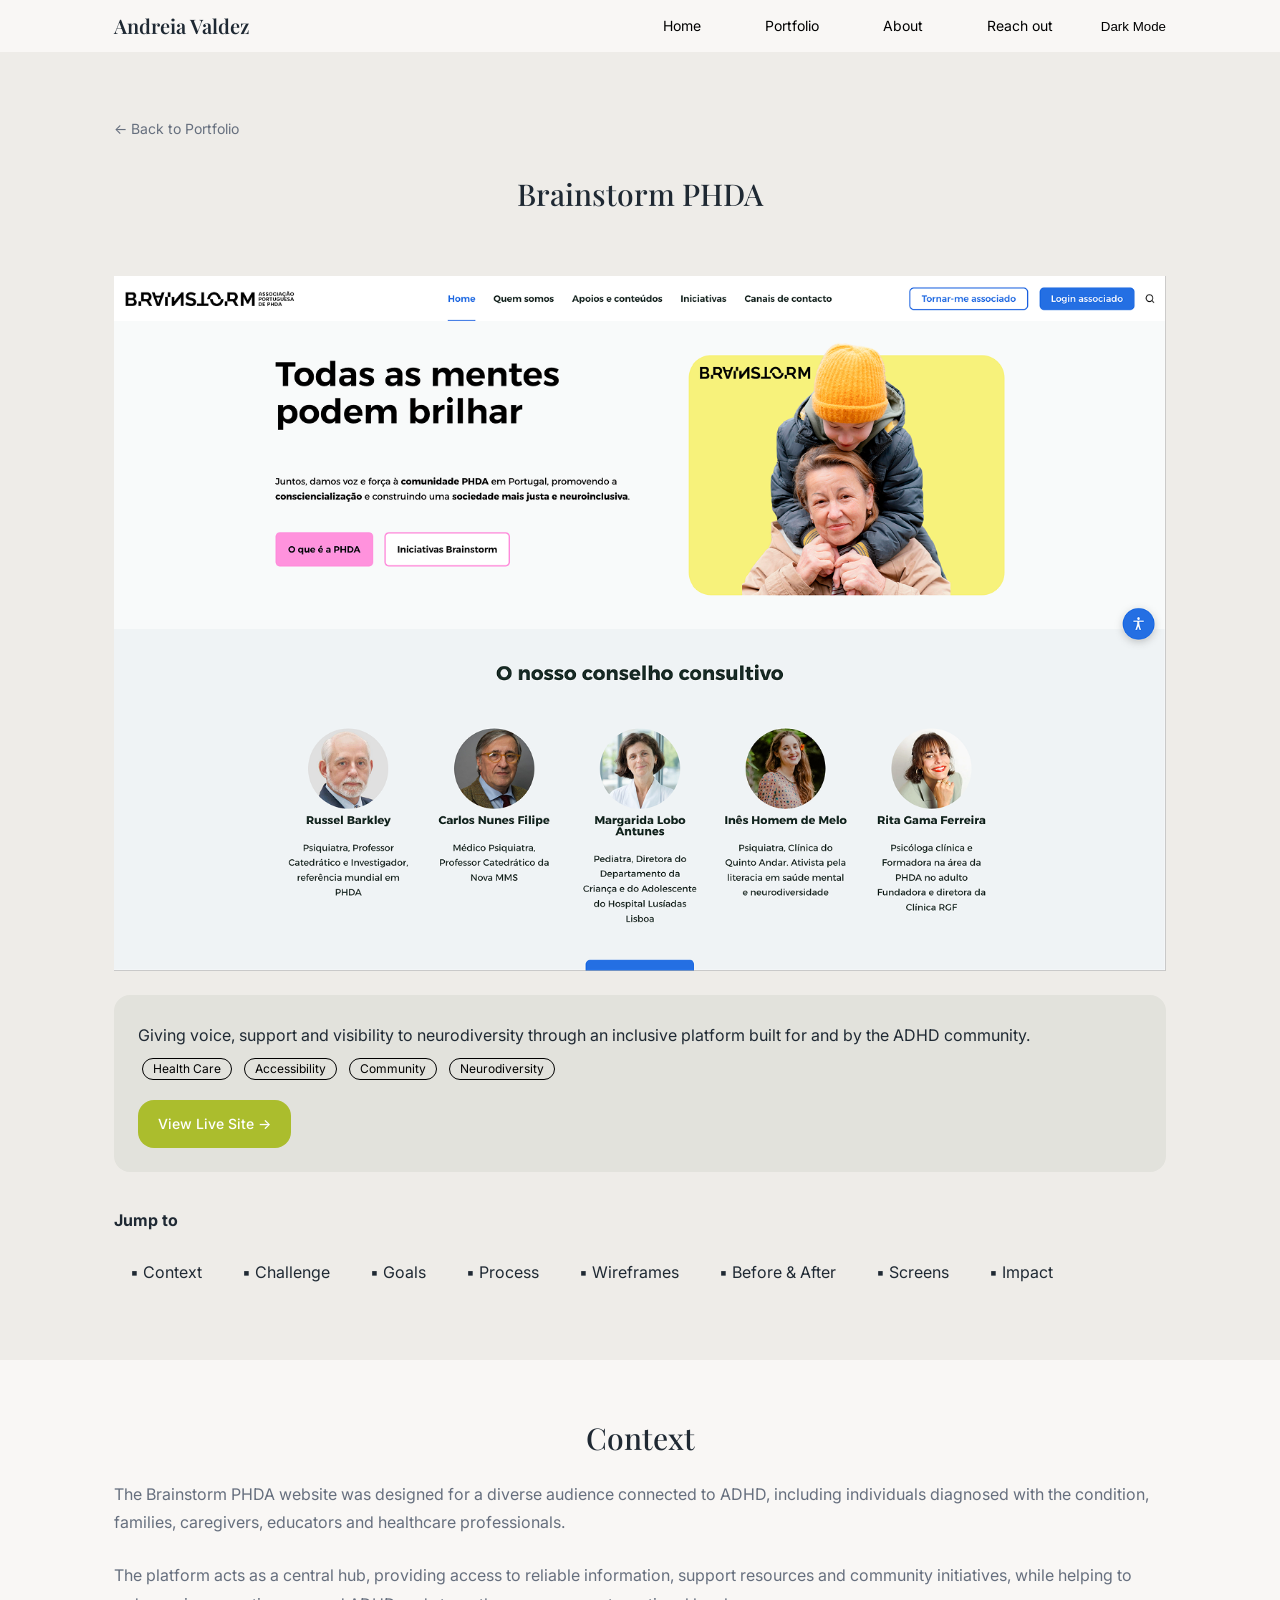
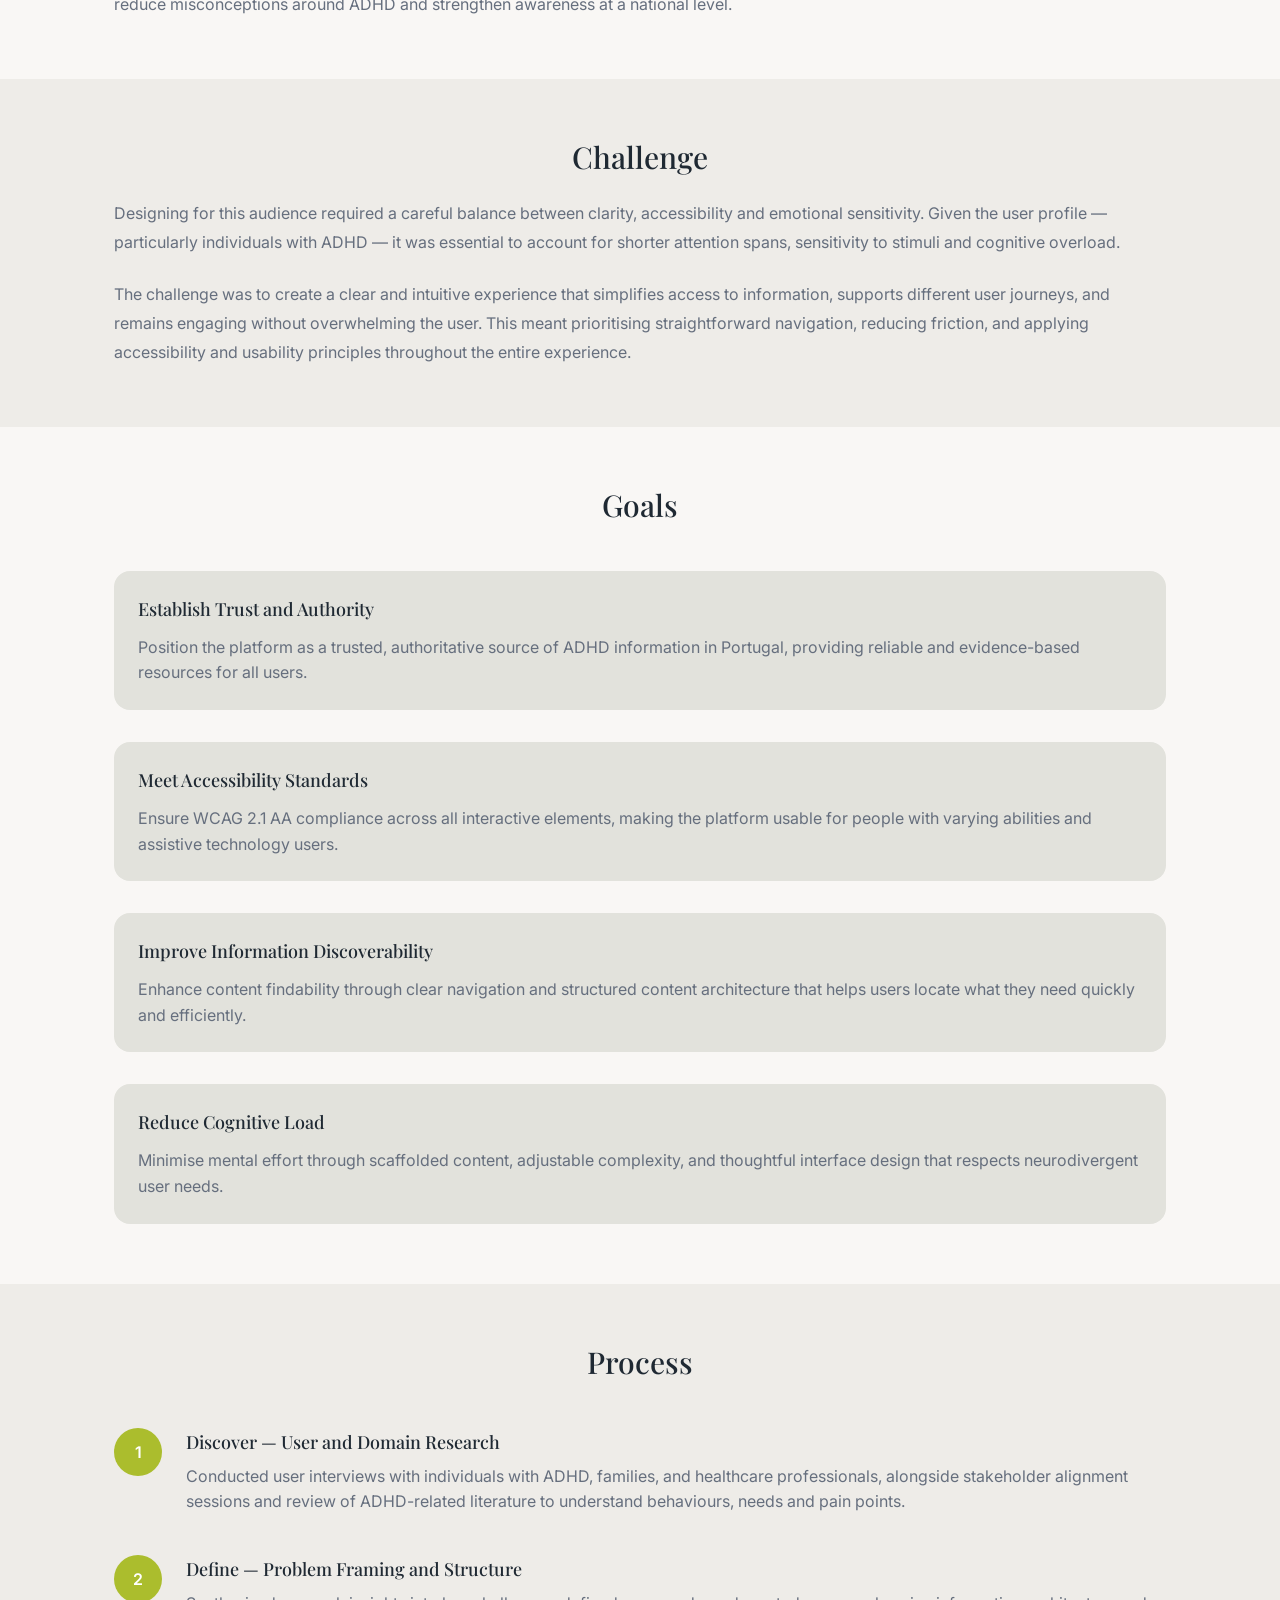
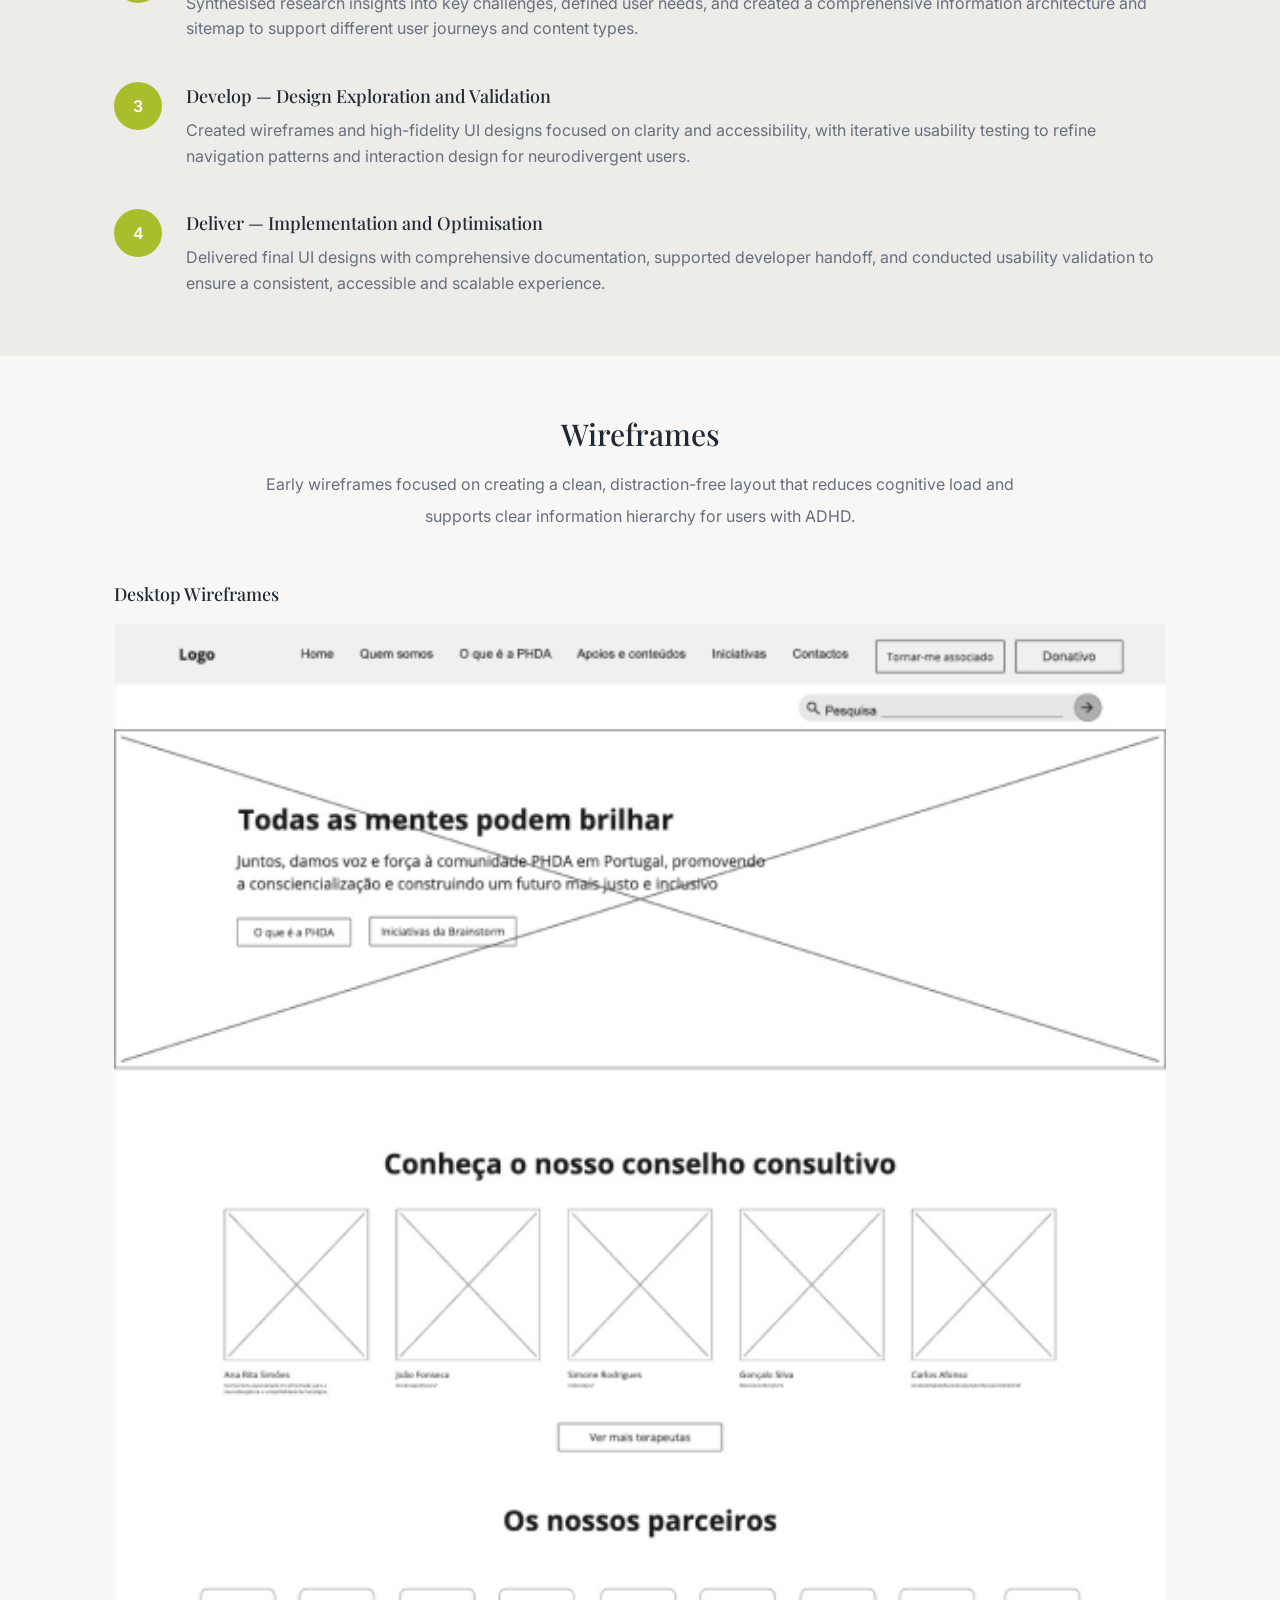
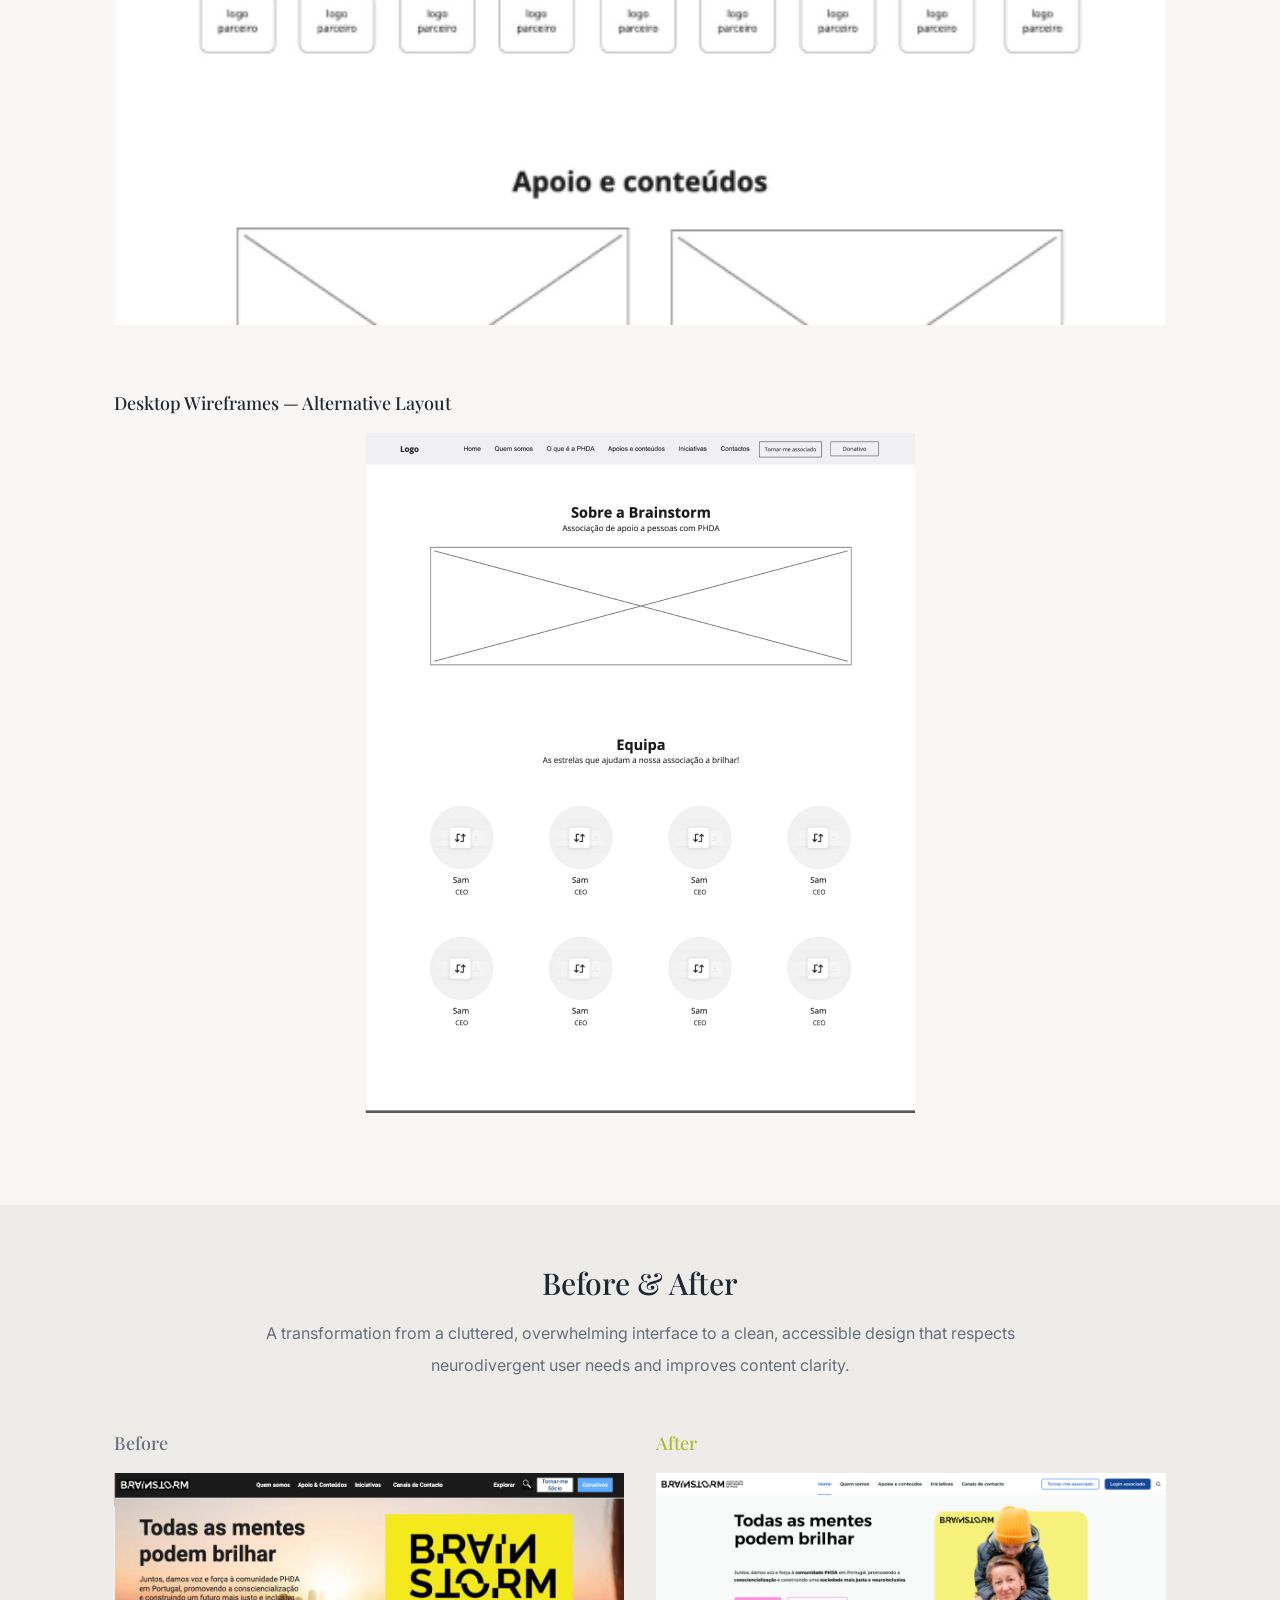
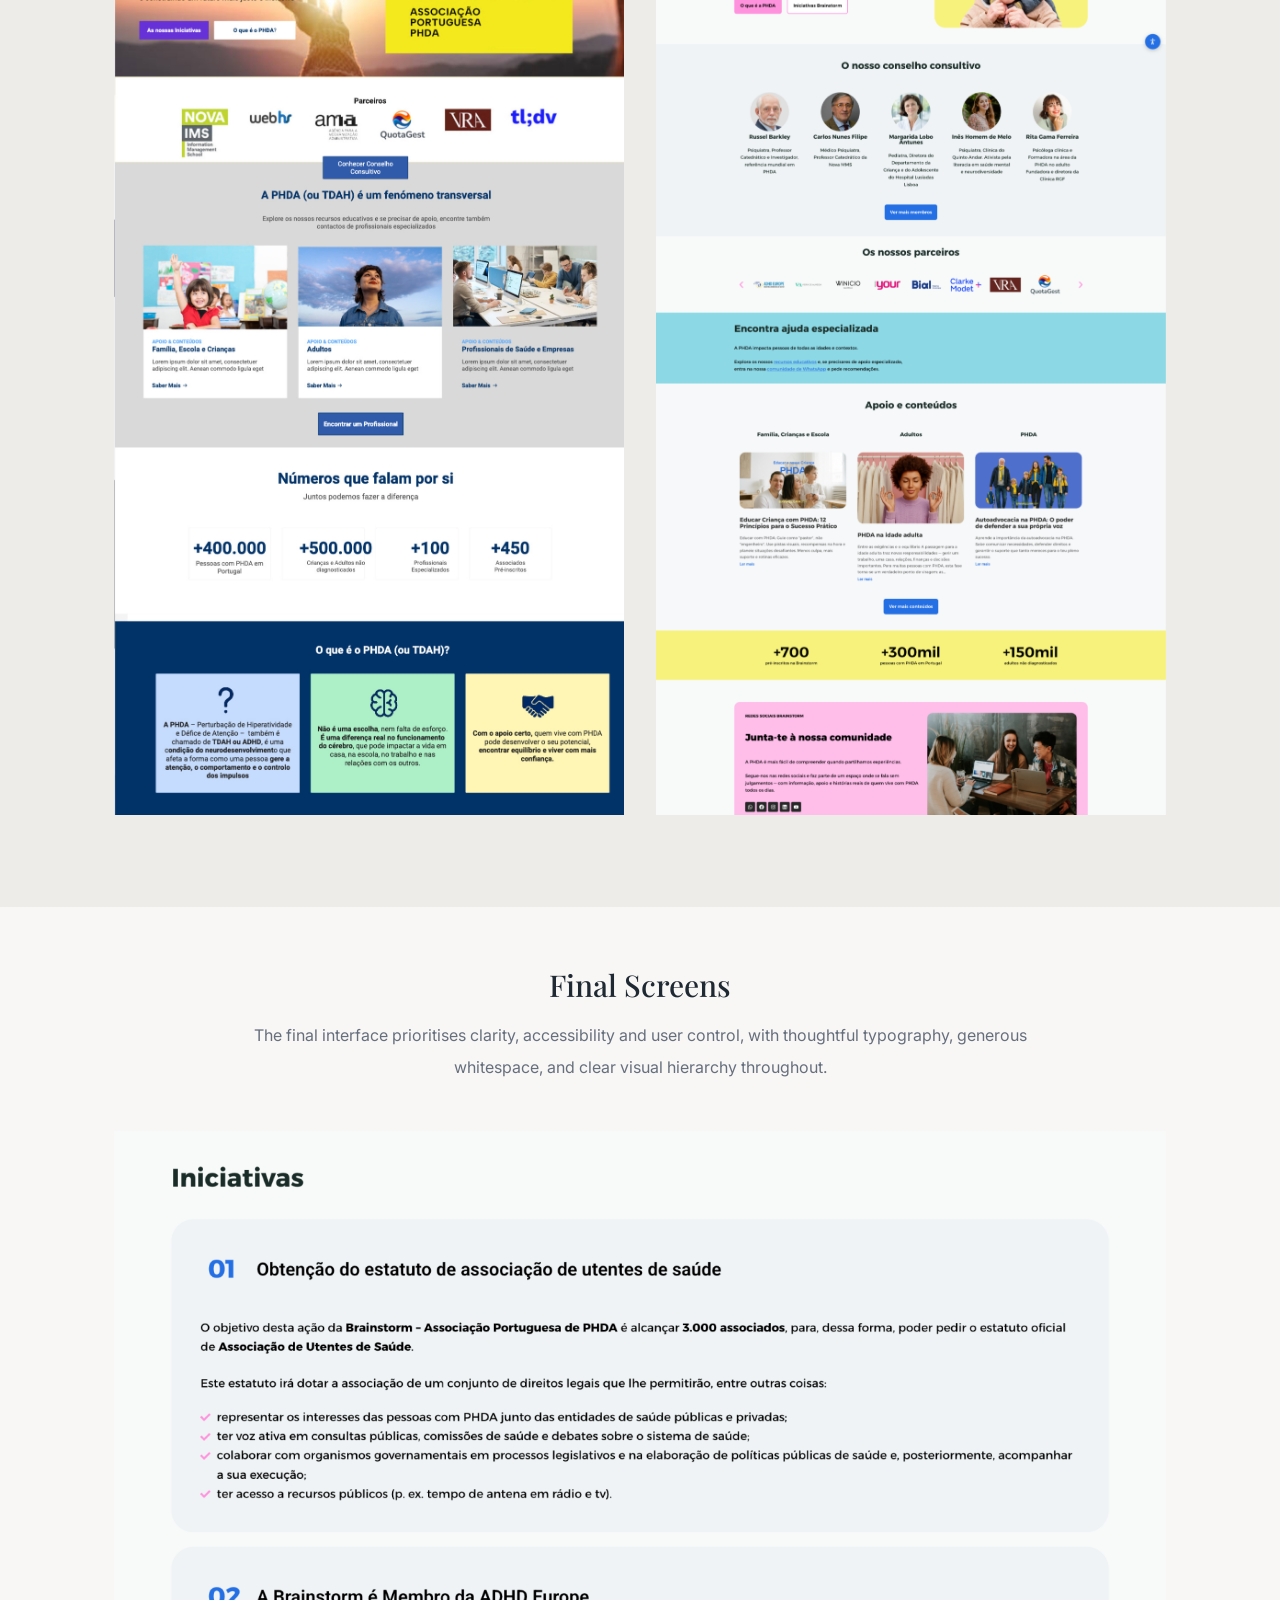
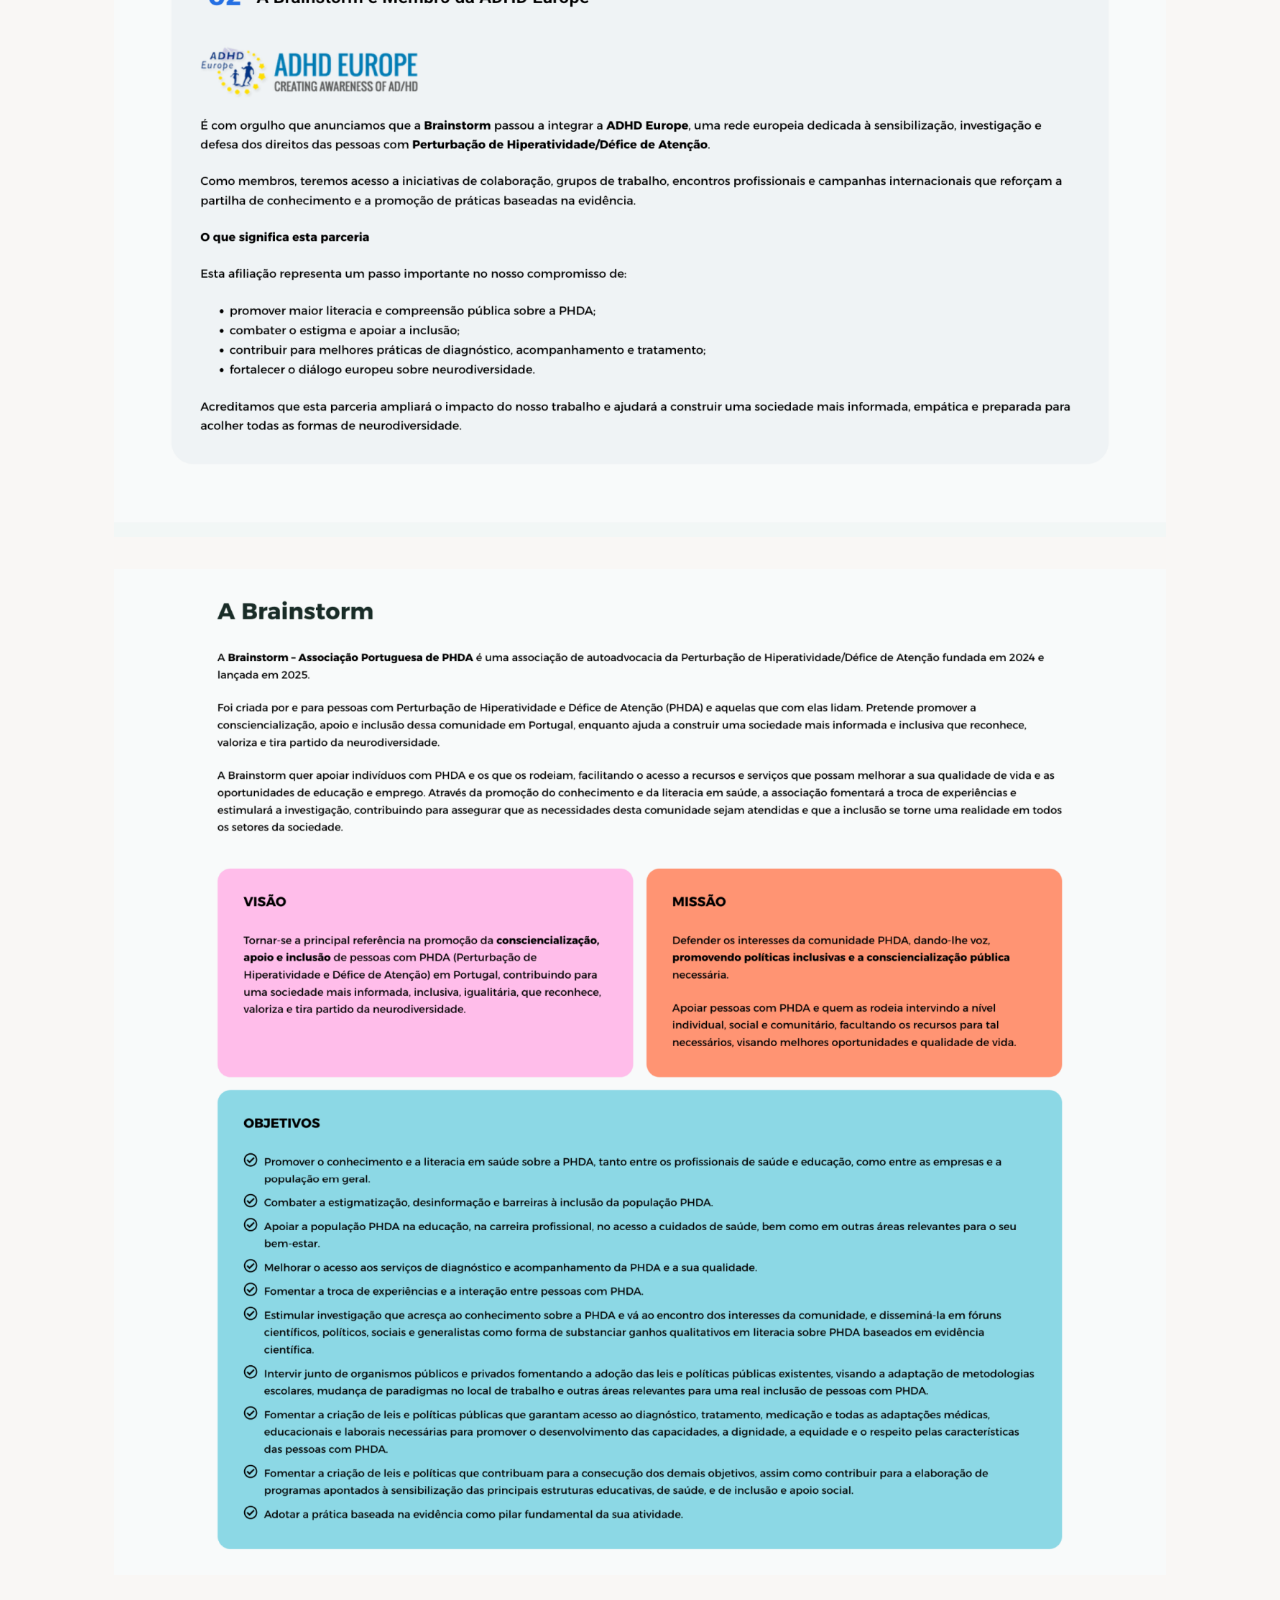
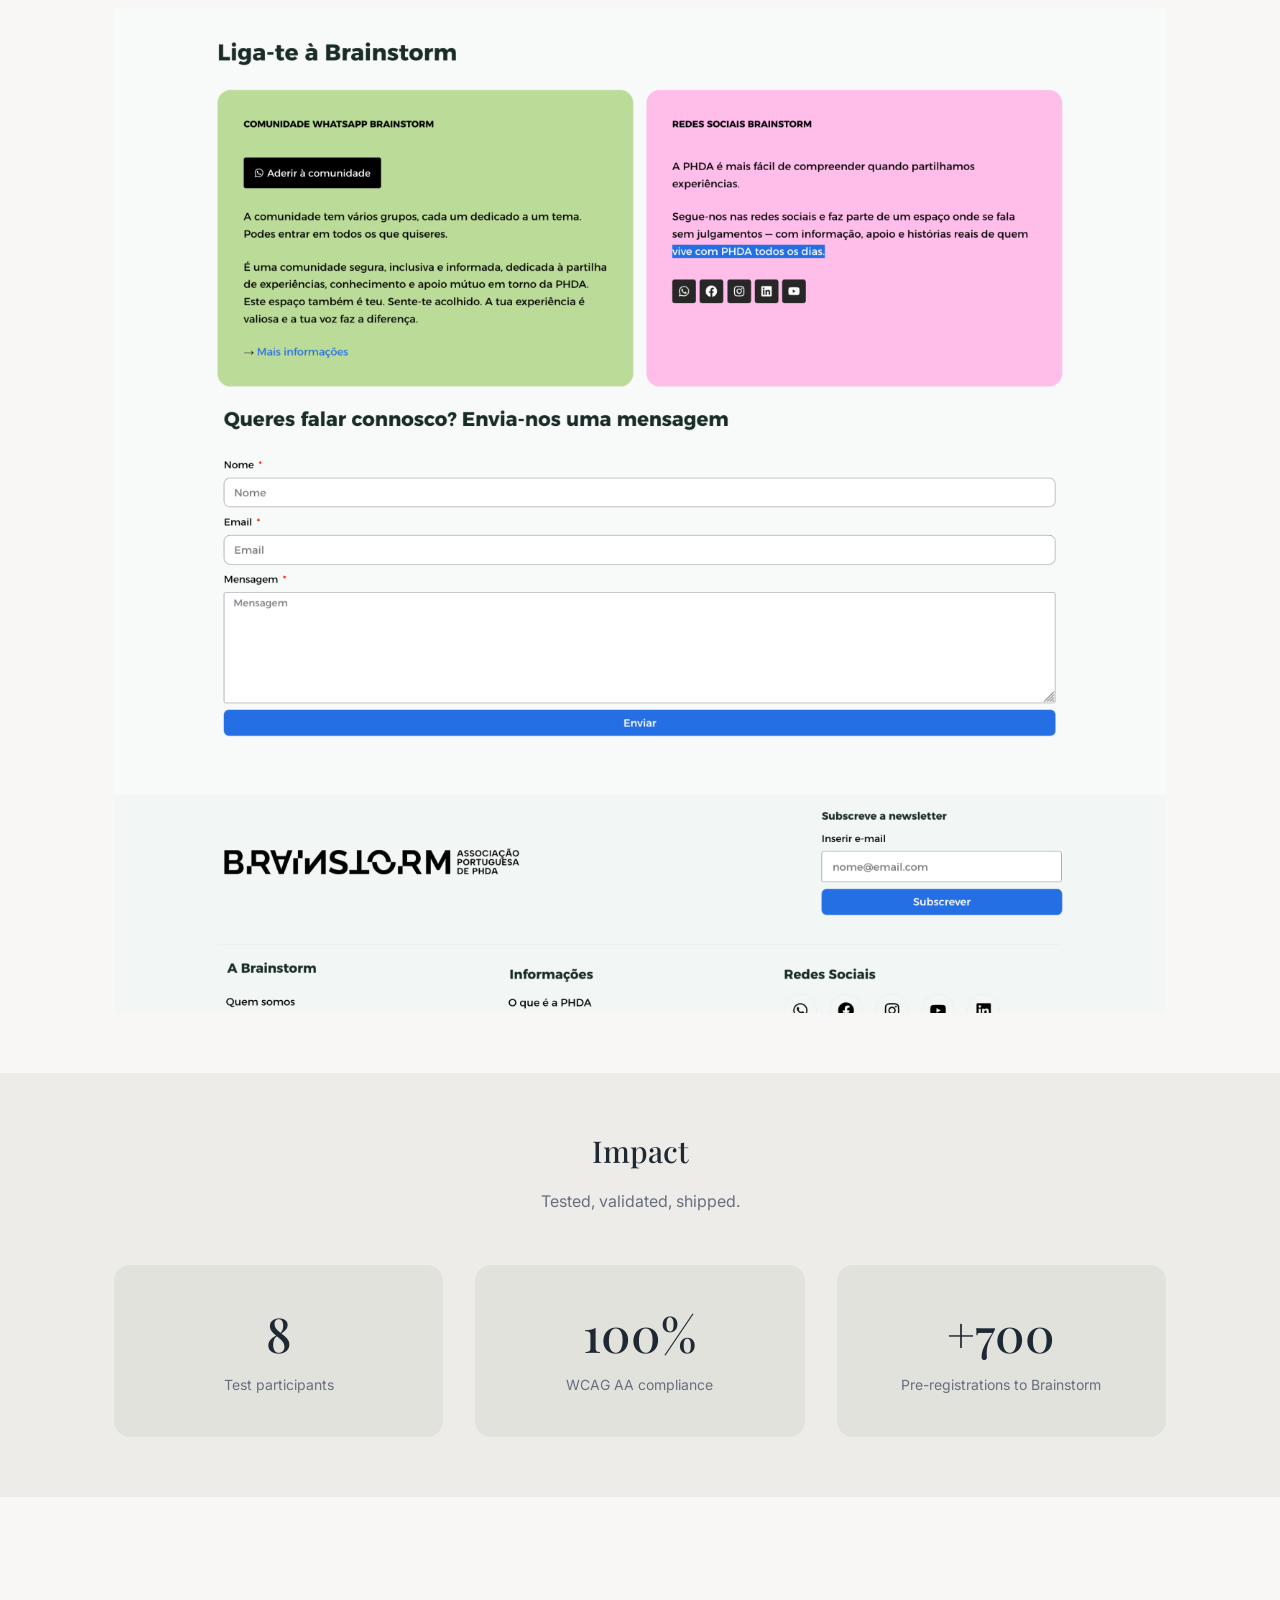
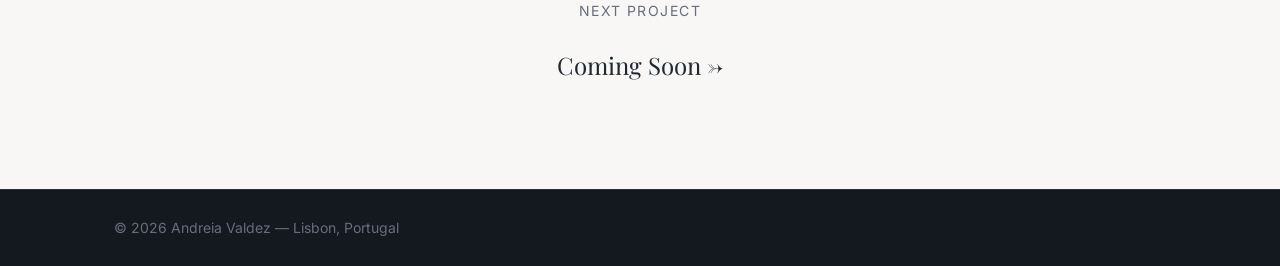
<file: project-brainstorm-detail.html>
<!DOCTYPE html>
<html lang="en">

<head>
    <meta charset="UTF-8">
    <meta name="viewport" content="width=device-width, initial-scale=1.0">
    <title>Andreia Valdez – Service & UX/UI Designer</title>
    <link rel="preconnect" href="https://fonts.googleapis.com">
    <link rel="preconnect" href="https://fonts.gstatic.com" crossorigin>
    <link
        href="https://fonts.googleapis.com/css2?family=Inter:wght@400;500;600&family=Playfair+Display:wght@500;600&display=swap"
        rel="stylesheet">
    <link rel="stylesheet" href="css/estilos.css">
</head>
<body><!-- Navegação -->
<header class="header">
    <div class="container nav">
        <a href="index.html" class="logo">Andreia Valdez</a>
        <button class="mobile-menu-toggle" aria-label="Toggle menu" aria-expanded="false">
            <span></span>
            <span></span>
            <span></span>
        </button>
        <nav class="menu">
            <a href="index.html">Home</a>
            <a href="portfolio.html">Portfolio</a>
            <a href="about.html">About</a>
            <a href="reach-out.html">Reach out</a>
            <button id="theme-toggle">
                Dark Mode
            </button>
        </nav>
    </div>
</header>
<!-- Cabeçalho do Projeto -->
<section class="section">
    <div class="container">
        <!-- Breadcrumbs -->
        <nav class="breadcrumbs" aria-label="Breadcrumb">
            <a href="portfolio.html">← Back to Portfolio</a>
        </nav>

        <div class="inline-heading">
            <h2>Brainstorm PHDA</h2>
        </div>
        <img src="img/projects/brainstorm/cover.png" srcset="img/projects/brainstorm/cover.png 1x, img/projects/brainstorm/cover@2x.png 2x"
                alt="Projeto Brainstorm PHDA">
        <div>
            <div class="project-meta">
            <p>
                Giving voice, support and visibility to neurodiversity through an inclusive platform built for and by the ADHD community.
            </p>
            <p>
                <span class="chip">Health Care</span>
                <span class="chip">Accessibility</span>
                <span class="chip">Community</span>
                <span class="chip">Neurodiversity</span>
            </p>
            <a href="https://brainstormphda.pt/" target="_blank" rel="noopener noreferrer" class="btn primary" style="display: inline-block; margin-top: 16px;">
                View Live Site →
            </a>
            </div>
        </div>
        <nav class="page-nav" aria-label="On this page">
            <p><strong>Jump to</strong></p>
            <ul>
                <li><a href="#context">▪ Context</a></li>
                <li><a href="#challenge">▪ Challenge</a></li>
                <li><a href="#goals">▪ Goals</a></li>
                <li><a href="#process">▪ Process</a></li>
                <li><a href="#wireframes">▪ Wireframes</a></li>
                <li><a href="#before-after">▪ Before & After</a></li>
                <li><a href="#screens">▪ Screens</a></li>
                <li><a href="#impact">▪ Impact</a></li>
            </ul>
        </nav>
    </div>
</section>

<!-- Secção Context -->
<section class="section-light" id="context">
    <div class="container">
        <h2>Context</h2>
        <p class="project-intro">
            The Brainstorm PHDA website was designed for a diverse audience connected to ADHD, including individuals
            diagnosed with the condition, families, caregivers, educators and healthcare professionals.
        </p>
        <p class="project-intro">
            The platform acts as a central hub, providing access to reliable information, support resources and
            community initiatives, while helping to reduce misconceptions around ADHD and strengthen awareness
            at a national level.
        </p>
    </div>
</section>

<!-- Secção Challenge -->
<section class="section" id="challenge">
    <div class="container">
        <h2>Challenge</h2>
        <p class="project-intro">
            Designing for this audience required a careful balance between clarity, accessibility and emotional sensitivity.
            Given the user profile — particularly individuals with ADHD — it was essential to account for shorter attention
            spans, sensitivity to stimuli and cognitive overload.
        </p>
        <p class="project-intro">
            The challenge was to create a clear and intuitive experience that simplifies access to information, supports
            different user journeys, and remains engaging without overwhelming the user. This meant prioritising
            straightforward navigation, reducing friction, and applying accessibility and usability principles throughout
            the entire experience.
        </p>
    </div>
</section>

<!-- Secção Objetivos -->
<section class="section-light" id="goals">
    <div class="container">
        <h2>Goals</h2>
        <div class="project-grid">
            <div class="project-card-box">
                <h3>Establish Trust and Authority</h3>
                <p>
                    Position the platform as a trusted, authoritative source of ADHD information in Portugal,
                    providing reliable and evidence-based resources for all users.
                </p>
            </div>
            <div class="project-card-box">
                <h3>Meet Accessibility Standards</h3>
                <p>
                    Ensure WCAG 2.1 AA compliance across all interactive elements, making the platform
                    usable for people with varying abilities and assistive technology users.
                </p>
            </div>
            <div class="project-card-box">
                <h3>Improve Information Discoverability</h3>
                <p>
                    Enhance content findability through clear navigation and structured content architecture
                    that helps users locate what they need quickly and efficiently.
                </p>
            </div>
            <div class="project-card-box">
                <h3>Reduce Cognitive Load</h3>
                <p>
                    Minimise mental effort through scaffolded content, adjustable complexity, and thoughtful
                    interface design that respects neurodivergent user needs.
                </p>
            </div>
        </div>
    </div>
</section>

<!-- Secção Processo -->
<section class="section" id="process">
    <div class="container">
        <h2>Process</h2>
        <div class="project-grid">
            <div class="process-steps">
                <div class="process-item">
                    <div class="process-number">1</div>
                    <div class="process-content">
                        <h3>Discover — User and Domain Research</h3>
                        <p>
                            Conducted user interviews with individuals with ADHD, families, and healthcare professionals,
                            alongside stakeholder alignment sessions and review of ADHD-related literature to understand
                            behaviours, needs and pain points.
                        </p>
                    </div>
                </div>
                <div class="process-item">
                    <div class="process-number">2</div>
                    <div class="process-content">
                        <h3>Define — Problem Framing and Structure</h3>
                        <p>
                            Synthesised research insights into key challenges, defined user needs, and created
                            a comprehensive information architecture and sitemap to support different user journeys
                            and content types.
                        </p>
                    </div>
                </div>
                <div class="process-item">
                    <div class="process-number">3</div>
                    <div class="process-content">
                        <h3>Develop — Design Exploration and Validation</h3>
                        <p>
                            Created wireframes and high-fidelity UI designs focused on clarity and accessibility,
                            with iterative usability testing to refine navigation patterns and interaction design
                            for neurodivergent users.
                        </p>
                    </div>
                </div>
                <div class="process-item">
                    <div class="process-number">4</div>
                    <div class="process-content">
                        <h3>Deliver — Implementation and Optimisation</h3>
                        <p>
                            Delivered final UI designs with comprehensive documentation, supported developer handoff,
                            and conducted usability validation to ensure a consistent, accessible and scalable experience.
                        </p>
                    </div>
                </div>
            </div>
        </div>
    </div>
</section>

<!-- Secção Wireframes -->
<section class="section-light" id="wireframes">
    <div class="container">
        <h2>Wireframes</h2>
        <p class="project-intro-centered">
            Early wireframes focused on creating a clean, distraction-free layout that reduces cognitive load
            and supports clear information hierarchy for users with ADHD.
        </p>
        <div class="project-grid">
            <div class="wireframe-section">
                <h3>Desktop Wireframes</h3>
                <img src="img/projects/brainstorm/wireframe-desktop.png"
                     srcset="img/projects/brainstorm/wireframe-desktop.png 1x, img/projects/brainstorm/wireframe-desktop@2x.png 2x"
                     alt="Desktop wireframes for Brainstorm PHDA platform">
            </div>
            <div class="wireframe-section">
                <h3>Desktop Wireframes — Alternative Layout</h3>
                <img src="img/projects/brainstorm/wireframe-desktop-2.png"
                     srcset="img/projects/brainstorm/wireframe-desktop-2.png 1x, img/projects/brainstorm/wireframe-desktop-2@2x.png 2x"
                     alt="Alternative desktop wireframes for Brainstorm PHDA">
            </div>
        </div>
    </div>
</section>

<!-- Secção Antes & Depois -->
<section class="section" id="before-after">
    <div class="container">
        <h2>Before & After</h2>
        <p class="project-intro-centered">
            A transformation from a cluttered, overwhelming interface to a clean, accessible design that
            respects neurodivergent user needs and improves content clarity.
        </p>
        <div class="project-grid">
            <div class="wireframe-section">
                <h3 class="before-label">Before</h3>
                <img src="img/projects/brainstorm/before.png"
                     srcset="img/projects/brainstorm/before.png 1x, img/projects/brainstorm/before2x.png 2x"
                     alt="Brainstorm PHDA interface before redesign">
            </div>
            <div class="wireframe-section">
                <h3 class="after-label">After</h3>
                <img src="img/projects/brainstorm/after.png"
                     srcset="img/projects/brainstorm/after.png 1x, img/projects/brainstorm/after@2x.png 2x"
                     alt="Brainstorm PHDA interface after redesign">
            </div>
        </div>
    </div>
</section>

<!-- Secção Ecrãs Finais -->
<section class="section-light" id="screens">
    <div class="container">
        <h2>Final Screens</h2>
        <p class="project-intro-centered">
            The final interface prioritises clarity, accessibility and user control, with thoughtful typography,
            generous whitespace, and clear visual hierarchy throughout.
        </p>
        <div class="project-grid">
            <img src="img/projects/brainstorm/screen-1.png"
                 srcset="img/projects/brainstorm/screen-1.png 1x, img/projects/brainstorm/screen-1@2x.png 2x"
                 alt="Brainstorm PHDA final screen 1">
            <img src="img/projects/brainstorm/screen-2.png"
                 srcset="img/projects/brainstorm/screen-2.png 1x, img/projects/brainstorm/screen-2@2x.png 2x"
                 alt="Brainstorm PHDA final screen 2">
            <img src="img/projects/brainstorm/screen-3.png"
                 srcset="img/projects/brainstorm/screen-3.png 1x, img/projects/brainstorm/screen-3@2x.png 2x"
                 alt="Brainstorm PHDA final screen 3">
        </div>
    </div>
</section>

<!-- Secção Impacto -->
<section class="section" id="impact">
    <div class="container">
        <h2>Impact</h2>
        <p class="project-intro-centered">
            Tested, validated, shipped.
        </p>
        <div class="kpi-grid">
            <div class="kpi-box">
                <h3 class="kpi-number">8</h3>
                <p class="kpi-label">Test participants</p>
            </div>
            <div class="kpi-box">
                <h3 class="kpi-number">100%</h3>
                <p class="kpi-label">WCAG AA compliance</p>
            </div>
            <div class="kpi-box">
                <h3 class="kpi-number">+700</h3>
                <p class="kpi-label">Pre-registrations to Brainstorm</p>
            </div>
        </div>
    </div>
</section>

<!-- Link para próximo projeto -->
<section class="section-light">
    <div class="container">
        <div class="next-project">
            <p class="next-project-label">Next Project</p>
            <a href="#" class="next-project-link">Coming Soon →</a>
        </div>
    </div>
</section>

<!-- Footer -->
<footer class="footer-section">
    <div class="footer-bottom">
        <div class="container footer-bottom-content">
            <span>© 2026 Andreia Valdez — Lisbon, Portugal</span>
        </div>
    </div>
</footer>
<script>

    const button = document.getElementById('theme-toggle');
    // Verifica tema guardado
    if (localStorage.getItem('theme') === 'dark') {
        document.body.classList.add('dark-mode');
        button.textContent = 'Light Mode';
    }
    button.addEventListener('click', () => {
        document.body.classList.toggle('dark-mode');
        // Se estiver em dark
        if (document.body.classList.contains('dark-mode')) {
            button.textContent = 'Light Mode';
            localStorage.setItem('theme', 'dark');
        } else {
            button.textContent = 'Dark Mode';
            localStorage.setItem('theme', 'light');
        }
    });
    function CV() {
        alert("I hope we get to work together soon! :-)");
    }

    // Menu Mobile Toggle
    const mobileMenuToggle = document.querySelector('.mobile-menu-toggle');
    const menu = document.querySelector('.menu');

    if (mobileMenuToggle) {
        mobileMenuToggle.addEventListener('click', () => {
            menu.classList.toggle('active');
            mobileMenuToggle.classList.toggle('active');

            // Atualizar aria-expanded
            const isExpanded = menu.classList.contains('active');
            mobileMenuToggle.setAttribute('aria-expanded', isExpanded);
        });

        // Fechar menu ao clicar num link
        const menuLinks = menu.querySelectorAll('a');
        menuLinks.forEach(link => {
            link.addEventListener('click', () => {
                menu.classList.remove('active');
                mobileMenuToggle.classList.remove('active');
                mobileMenuToggle.setAttribute('aria-expanded', 'false');
            });
        });
    }
</script>
</body>

</html>
</file>
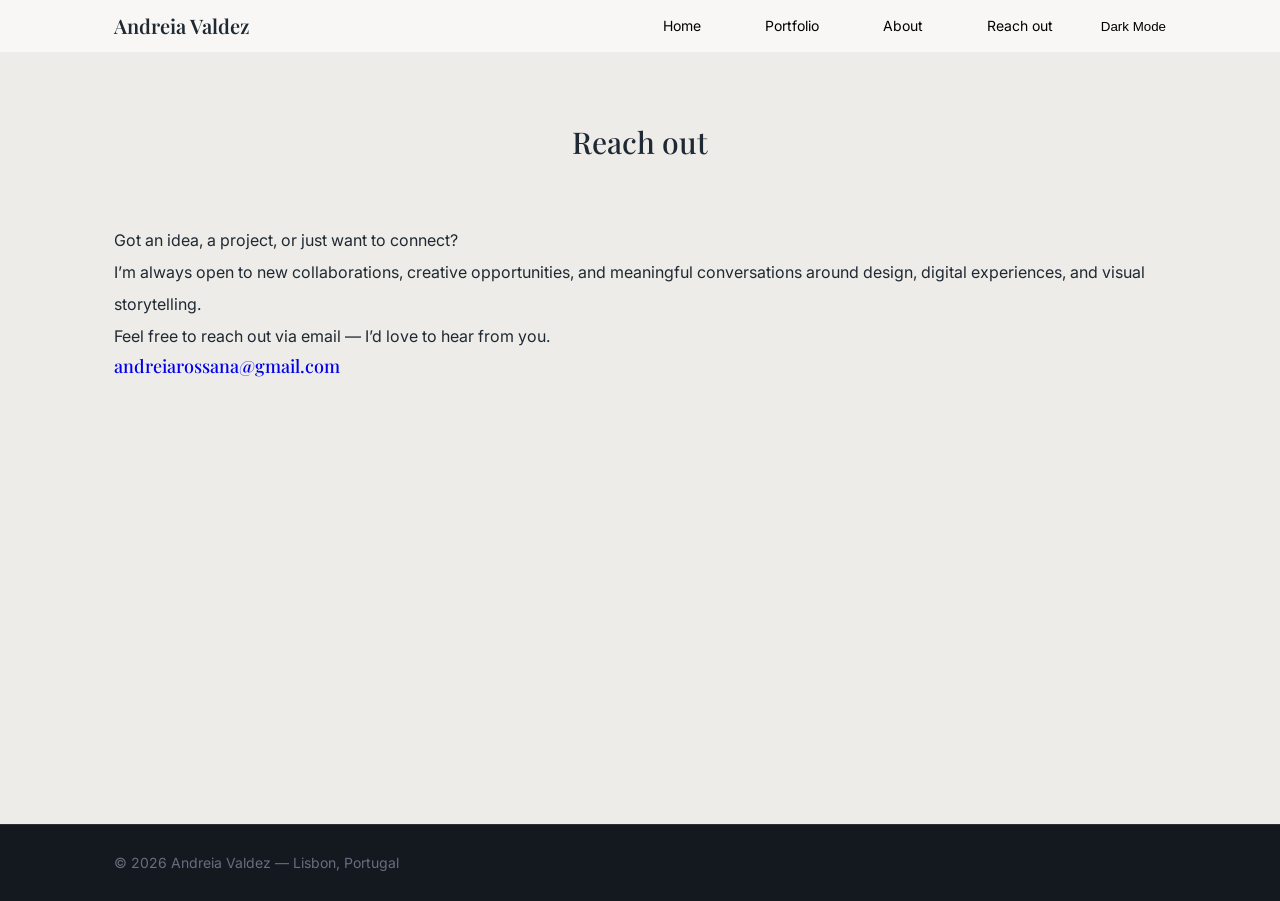
<file: reach-out.html>
<!DOCTYPE html>
<html lang="en">

<head>
    <meta charset="UTF-8">
    <meta name="viewport" content="width=device-width, initial-scale=1.0">
    <title>Andreia Valdez – Service & UX/UI Designer</title>
    <link rel="preconnect" href="https://fonts.googleapis.com">
    <link rel="preconnect" href="https://fonts.gstatic.com" crossorigin>
    <link
        href="https://fonts.googleapis.com/css2?family=Inter:wght@400;500;600&family=Playfair+Display:wght@500;600&display=swap"
        rel="stylesheet">
    <link rel="stylesheet" href="css/estilos.css">
</head>
<body><!-- Navegação -->
<header class="header">
    <div class="container nav">
        <a href="index.html" class="logo">Andreia Valdez</a>
        <button class="mobile-menu-toggle" aria-label="Toggle menu" aria-expanded="false">
            <span></span>
            <span></span>
            <span></span>
        </button>
        <nav class="menu">
            <a href="index.html">Home</a>
            <a href="portfolio.html">Portfolio</a>
            <a href="about.html">About</a>
            <a href="reach-out.html">Reach out</a>
            <button id="theme-toggle">
                Dark Mode
            </button>
        </nav>
    </div>
</header><!-- Reach out -->
<section class="section">
    <div class="container">
        <div class="inline-heading">
            <h2>Reach out</h2>
        </div>
        <div class="reach-out">
            <p>
                Got an idea, a project, or just want to connect?
            </p>
            <p>
                I’m always open to new collaborations, creative opportunities,
                and meaningful conversations around design, digital experiences,
                and visual storytelling.
            </p>
            <p>
                Feel free to reach out via email — I’d love to hear from you.
            </p>
            <h3>
                <a href="mailto:andreiarossana@gmail.com">
                    andreiarossana@gmail.com
                </a>
            </h3>
        </div>
</section>
<!-- Footer -->
<footer class="footer-section">
    <div class="footer-bottom">
        <div class="container footer-bottom-content">
            <span>© 2026 Andreia Valdez — Lisbon, Portugal</span>
        </div>
    </div>
</footer>
<script>

    const button = document.getElementById('theme-toggle');
    // Verifica tema guardado
    if (localStorage.getItem('theme') === 'dark') {
        document.body.classList.add('dark-mode');
        button.textContent = 'Light Mode';
    }
    button.addEventListener('click', () => {
        document.body.classList.toggle('dark-mode');
        // Se estiver em dark
        if (document.body.classList.contains('dark-mode')) {
            button.textContent = 'Light Mode';
            localStorage.setItem('theme', 'dark');
        } else {
            button.textContent = 'Dark Mode';
            localStorage.setItem('theme', 'light');
        }
    });
    function CV() {
        alert("I hope we get to work together soon! :-)");
    }

    // Menu Mobile Toggle
    const mobileMenuToggle = document.querySelector('.mobile-menu-toggle');
    const menu = document.querySelector('.menu');

    if (mobileMenuToggle) {
        mobileMenuToggle.addEventListener('click', () => {
            menu.classList.toggle('active');
            mobileMenuToggle.classList.toggle('active');

            // Atualizar aria-expanded
            const isExpanded = menu.classList.contains('active');
            mobileMenuToggle.setAttribute('aria-expanded', isExpanded);
        });

        // Fechar menu ao clicar num link
        const menuLinks = menu.querySelectorAll('a');
        menuLinks.forEach(link => {
            link.addEventListener('click', () => {
                menu.classList.remove('active');
                mobileMenuToggle.classList.remove('active');
                mobileMenuToggle.setAttribute('aria-expanded', 'false');
            });
        });
    }
</script>
</body>

</html>
</file>
<file: css/estilos.css>
/* Reset do browser */
* {
    margin: 0;
    padding: 0;
    box-sizing: border-box;
}

html {
  scroll-behavior: smooth; /* Para o scroll entre as ancoras ser smooth */
}

/* Fonte e bases */
body {
    font-family: "Inter", sans-serif;
    background-color: #EEECE8;
    color: #1f2933;
    line-height: 2;
    /* perto da recomendação mínima da W3C para altura das linhas nos sites (https://www.w3.org/WAI/WCAG22/Understanding/text-spacing.html) */
}

/*  Dark Mode */

#theme-toggle {
    border: 0;
    background: transparent;
}

#theme-toggle:hover {
    cursor: pointer;
}

.dark-mode #theme-toggle {
    border: 0;
    background: transparent;
    color: #fff;
}

.dark-mode .section-light, .dark-mode .section {
    background-color: #14181F;
    color: #fff;
}

.dark-mode .project-content {
    background-color: #131313;
    border: none;
}

.dark-mode .chip {
    border: 1px solid #fff;
    color: #fff;
}

.dark-mode .project-link {
    color: #fff;
}

.dark-mode .header {
    background-color: #14181F;
}

.dark-mode .header a {
    color: #fff;
}

.dark-mode .button {
    color: #fff;
}

h1,
h2,
h3 {
    font-family: "Playfair Display", serif;
}

h1 {
    margin-top: 0.5rem;
    font-size: 3rem;
    font-weight: 500;
    line-height: 3.25rem;
}

h2 {
    font-size: 1.875rem;
    font-weight: 500;
    line-height: 2.25rem;
    text-align: center;
}

h3 {
    font-size: 1.125rem;
    font-weight: 500;
    line-height: 1.75rem;
}

img {
    width: 100%;
    display: block;
}

a {
    text-decoration: none;
}

/* Breadcrumbs */

.breadcrumbs {
    margin-bottom: 2rem;
}

.breadcrumbs a {
    color: #666F7E;
    text-decoration: none;
    font-size: 0.875rem;
    transition: color 0.2s ease;
}

.breadcrumbs a:hover {
    color: #ABBD2D;
    text-decoration: underline;
}

.dark-mode .breadcrumbs a {
    color: #fff;
}

.dark-mode .breadcrumbs a:hover {
    color: #ABBD2D;
}

/* Next Project Link */

.next-project {
    text-align: center;
    padding: 2.5rem 0;
}

.next-project-label {
    font-size: 0.875rem;
    color: #666F7E;
    text-transform: uppercase;
    letter-spacing: 0.088rem;
    margin-bottom: 1rem;
}

.next-project-link {
    font-size: 1.5rem;
    font-family: "Playfair Display", serif;
    color: #1f2933;
    text-decoration: none;
    transition: color 0.2s ease;
}

.next-project-link:hover {
    color: #ABBD2D;
    text-decoration: underline;
}

.dark-mode .next-project-label {
    color: #fff;
}

.dark-mode .next-project-link {
    color: #fff;
}

.dark-mode .next-project-link:hover {
    color: #ABBD2D;
}

/* KPI Grid */

.kpi-grid {
    margin-top: 3rem;
    display: grid;
    grid-template-columns: repeat(3, 1fr);
    gap: 2rem;
}

.kpi-box {
    padding: 2.5rem 1.5rem;
    background-color: #e2e2dc;
    border-radius: 1rem;
    text-align: center;
}

.dark-mode .kpi-box {
    background-color: #666F7E;
}

.kpi-number {
    font-size: 3rem;
    font-weight: 500;
    line-height: 1.2;
    margin-bottom: 0.75rem;
}

.kpi-label {
    color: #666F7E;
    line-height: 1.6;
    font-size: 0.875rem;
}

.dark-mode .kpi-label {
    color: #F9F7F5;
}

@media (max-width: 767px) {
    .kpi-grid {
        grid-template-columns: 1fr;
    }
}

/* Projects */

.project-meta {
    margin: 1.5rem 0;
    padding: 1.5rem;
    background-color: #e2e2dc;
    border-radius: 1rem;
}

.dark-mode .project-meta {
    background-color: #666F7E;
    color: #F9F7F5;
}

/* Secções de Detalhes do Projeto */

.project-intro {
    margin-top: 1.5rem;
    color: #666F7E;
    line-height: 1.8;
}

.project-intro-centered {
    text-align: center;
    color: #666F7E;
    margin-top: 1rem;
    max-width: 50rem;
    margin-left: auto;
    margin-right: auto;
}

.project-grid {
    margin-top: 3rem;
    display: grid;
    gap: 2rem;
}

.project-card-box {
    padding: 1.5rem;
    background-color: #e2e2dc;
    border-radius: 1rem;
}

.dark-mode .project-card-box {
    background-color: #666F7E;
}

.project-card-box h3 {
    margin-bottom: 0.75rem;
}

.project-card-box p {
    color: #666F7E;
    line-height: 1.6;
}

.dark-mode .project-card-box p {
    color: #F9F7F5;
}

/* Processo com números */

.process-steps {
    display: flex;
    flex-direction: column;
    gap: 2.5rem;
}

.process-item {
    display: flex;
    gap: 1.5rem;
    align-items: flex-start;
}

.process-number {
    min-width: 3rem;
    height: 3rem;
    background-color: #ABBD2D;
    border-radius: 50%;
    display: flex;
    align-items: center;
    justify-content: center;
    color: white;
    font-weight: 600;
}

.process-content h3 {
    margin-bottom: 0.5rem;
}

.process-content p {
    color: #666F7E;
    line-height: 1.6;
}

.dark-mode .process-content p {
    color: #F9F7F5;
}

/* Wireframes e Screens */

.wireframe-section {
    margin-bottom: 2rem;
}

.wireframe-section h3 {
    margin-bottom: 1rem;
}

.wireframe-section h3.before-label {
    color: #666F7E;
}

.wireframe-section h3.after-label {
    color: #ABBD2D;
}

/* Grid de imagens lado a lado */

.image-grid-two {
    display: grid;
    grid-template-columns: 1fr 1fr;
    gap: 2rem;
}

/* Before & After - imagens lado a lado 50/50 */
#before-after .project-grid {
    display: grid;
    grid-template-columns: 1fr 1fr;
    gap: 2rem;
}

/* Imagem com destaque */

.highlight-image {
    border-radius: 1rem;
    margin-bottom: 2rem;
}

@media (max-width: 767px) {
    .image-grid-two {
        grid-template-columns: 1fr;
    }

    .process-item {
        flex-direction: column;
        gap: 1rem;
    }

}

/* Wireframe mobile - manter tamanho real da imagem */
#wireframes .wireframe-section:nth-child(2) img {
    width: auto;
    max-width: 100%;
    margin: 0 auto;
}

/* Design system segunda imagem - manter tamanho real */
#design-system .project-grid img:nth-child(2) {
    width: auto;
    max-width: 100%;
    margin: 0 auto;
}

.page-nav {
    margin-top: 2rem;
}

.page-nav p {
    margin-bottom: 0.5rem;
}

.page-nav ul {
    list-style: none;
    display: flex;
    flex-wrap: wrap;
    gap: 0.5rem;
}

.page-nav li {
    display: inline-block;
}

.page-nav a {
    display: block;
    padding: 0.75rem 1rem;
    color: #1f2933;
    text-decoration: none;
    border-radius: 0.5rem;
    transition: background-color 0.2s ease;
}

.page-nav a:hover {
    background-color: #e2e2dc;
    text-decoration: none;
}

.dark-mode .page-nav a {
    color: #fff;
}

.dark-mode .page-nav a:hover {
    background-color: #666F7E;
}
/* Layouts */
.container {
    max-width: 68.75rem;
    margin: 0 auto;
    padding: 0 1.5rem;
}

.section {
    padding: 3.75rem 0;
}

.section-light {
    padding: 3.75rem 0;
    background-color: #F9F7F5;
}

/* Navegação + Logo */
.header {
    position: sticky;
    top: 0;
    background-color: #F9F7F5;
    z-index: 1000;
}

.nav {
    height: 3.25rem;
    display: flex;
    align-items: center;
    justify-content: space-between;
}

.logo {
    font-weight: 600;
    font-family: "Playfair Display", serif;
    font-size: 1.25rem;
    line-height: 1.75rem;
    color: #1f2933;
}

/* Menu */

.menu {
    display: flex;
    gap: 2rem;
}

.menu a {
    text-decoration: none;
    font-size: 0.875rem;
    line-height: 1.25rem;
    padding: 1rem;
    color: #000;
}

.menu a:hover {
    text-decoration: underline;
}

/* Hero */

.hero-grid {
    display: grid;
    gap: 3rem;
}

.hero-image {
    display: flex;
    justify-content: flex-end;
}

.hero-image img {
    border-radius: 0.75rem;
    max-height: 26.25rem;
    width: auto;
}

.tag {
    font-size: 0.875rem;
    letter-spacing: 0.088rem;
    font-weight: 500;
    line-height: 1.25rem;
    text-transform: uppercase;
    color: #E6FF3D;
    background-color: #000;
    padding: 1rem;
    text-align: center;
    border-radius: 0.5rem;
    margin: 0.5rem 0;
    display: inline-block;
}

.button {
    margin-top: 0.625rem;
    font-weight: 500;
    text-decoration: underline;
    font-size: 0.875rem;
    color: #000;
}

.hero-buttons {
    margin-top: 1.5rem;
    display: flex;
    gap: 1rem;
}

.intro {
    font-family: "Inter", sans-serif;
    font-size: 1.125rem;
    margin: 1rem 0;
    color: #666F7E;
    line-height: 1.75rem;
    font-weight: 100;
}

.linkedin {
    color: #E6FF3D;
    background-color: #000;
    padding: 0.375rem;
}

/* Botões */
.btn {
    padding: 0.625rem 1.25rem;
    border-radius: 1rem;
    font-weight: 500;
    font-size: 0.875rem;
}

.primary {
    color: white;
    background: #ABBD2D;
}

.primary:hover {
    background: #11665E;
}

.secondary {
    border: 1px solid #E5E7EB;
    color: #000
}

.secondary:hover {
    border: 1px solid #E5E7EB;
    background: #E5E7EB;
}

/* Projectos */
.projects {
    display: grid;
    gap: 2rem;
    margin-top: 3rem;
}

.project-card {
    background-color: #ffffff;
    border-radius: 1rem;
    overflow: hidden;
    box-shadow: 0 0.625rem 1.875rem rgba(0, 0, 0, 0.08);
    transition: box-shadow 0.3s ease, transform 0.3s ease;
}

.dark-mode .project-card {
    background-color: #131313;
}

.project-card:hover {
    box-shadow: 0 1.25rem 3.125rem rgba(0, 0, 0, 0.15);
    transform: translateY(-0.375rem);
}

.chip {
    display: inline-block;
    padding: 0.25rem 0.625rem;
    border: 0.063rem solid #000;
    border-radius: 6.25rem;
    font-size: 0.75rem;
    line-height: 1;
    white-space: nowrap;
    color: #000;
    margin: 0.25rem;
}

/* Imagem */
.project-image img {
    width: 100%;
    display: block;
}

/* Conteúdo */
.project-content {
    padding: 1rem;

}

.project-content p {
    margin: 0.75rem 0;
    color: #666F7E;
    line-height: 1.6;
    font-size: 0.875rem;
}

/* Link dos projectos */

.project-link {
    font-weight: 500;
    text-decoration: underline;
    font-size: 0.875rem;
    color: #000;
}

.project-link svg {
    width: 1rem;
    height: 1rem;
}

.project-link:hover {
    text-decoration: none;
}

/* Competências */
.skills {
    display: grid;
    gap: 2rem;
}

.inline-heading {
    margin-bottom: 4rem;
}

.inline-heading h2 {
    margin-top: 0.75rem;
}

.pills {
    display: flex;
    flex-wrap: wrap;
    gap: 0.75rem;
    margin-top: 1rem;
}

.pill {
    background: #E8F7F6;
    color: #3aa6a0;
    border-radius: 1.5rem;
    padding: 0.5rem 1rem;
    font-size: 0.875rem;
    line-height: 1.25rem;

}

.pill:hover {
    background: #ABBD2D;
    color: #fff;
}

/* Reach Out */

.reach-out {
    min-height: calc(100vh - 22.5rem);
}

/* Timeline */

.timeline-section {
    background-color: #f6f5f2;
    padding: 6.25rem 0;
}

.timeline-grid {
    display: grid;
    grid-template-columns: 1fr 1fr;
    gap: 5rem;
}

.timeline-title {
    font-family: "Playfair Display", serif;
    font-size: 1.5rem;
    margin-bottom: 2rem;
    position: relative;
    padding-left: 3rem;
    text-align: left;
}

.timeline-title::before {
    content: "";
    position: absolute;
    left: 0;
    top: 50%;
    width: 2rem;
    height: 0.125rem;
    background-color: #ABBD2D;
}

.timeline-item:hover::before {
    background-color: #ABBD2D;
}

.timeline-item {
    position: relative;
    padding-left: 3rem;
    margin-bottom: 3rem;
}

/* Linha vertical */

.timeline-item::before {
    content: "";
    position: absolute;
    left: 0.875rem;
    top: 1.25rem;
    width: 0.125rem;
    height: 100%;
    background-color: #e2e2dc;
}

/* Pontos na timeline */
.timeline-dot {
    position: absolute;
    left: 0.25rem;
    top: 0.375rem;
    width: 1.25rem;
    height: 1.25rem;
    background-color: #ABBD2D;
    border-radius: 50%;
    border: 0.25rem solid #f6f5f2;
}

/* Conteúdo */
.timeline-content h3 {
    margin-bottom: 0.25rem;
}

.timeline-content h4 {
    font-weight: 500;
    font-size: 0.875rem;
    color: #666F7E;
    margin-bottom: 0.75rem;
}

.timeline-content p {
    color: #666F7E;
    line-height: 1.6;
    font-size: 0.875rem;
}

/* Data */
.timeline-date {
    display: block;
    font-size: 0.75rem;
    color: #3aa6a0;
    margin-bottom: 0.5rem;
    text-transform: uppercase;
}

/* Footer */

.footer-section {
    background-color: #14181F;
    color: #e5e7eb;
}

/* Conteúdo principal */

.footer-content {
    text-align: center;
    padding-bottom: 5rem;
}

.footer-sub-title {
    display: block;
    letter-spacing: 0.125rem;
    font-size: 0.875rem;
    color: #ABBD2D;
    margin-bottom: 1.5rem;
    text-transform: uppercase;
}

.footer-title {
    font-family: "Playfair Display", serif;
    font-size: 3rem;
    line-height: 3.125rem;
    margin-bottom: 1.5rem;
    color: #ffffff;
}

.footer-text {
    max-width: 37.5rem;
    margin: 0 auto 2.5rem;
    color: #9ca3af;
    line-height: 1.6;
}

/* Email */
.footer-email {
    display: inline-flex;
    align-items: center;
    gap: 0.625rem;
    font-size: 1.25rem;
    color: #ABBD2D;
    text-decoration: none;
    margin-bottom: 3rem;
}

.footer-email:hover {
    text-decoration: underline;
}

/* Redes sociais no footer */
.footer-social {
    display: flex;
    justify-content: center;
    gap: 1rem;
}

.footer-social a {
    width: 2.75rem;
    height: 2.75rem;
    border-radius: 50%;
    background-color: rgba(255, 255, 255, 0.08);

    display: flex;
    align-items: center;
    justify-content: center;

    color: #ffffff;
    text-decoration: none;
}

.footer-social a:hover {
    background-color: rgba(255, 255, 255, 0.16);
}

/* Svgs das redes sociais */
.footer-social svg {
    width: 1.25rem;
    height: 1.25rem;
    fill: none;
    stroke: currentColor;
    stroke-width: 2;
    stroke-linecap: round;
    stroke-linejoin: round;
}

.footer-social a:hover {
    background: #ABBD2D;
}

/* Linha inferior */

.footer-bottom {
    border-top: 0.063rem solid rgba(255, 255, 255, 0.1);
    padding: 1.5rem 0;
}

.footer-bottom-content {
    display: flex;
    justify-content: space-between;
    flex-wrap: wrap;
    gap: 1rem;
    font-size: 0.875rem;
    color: #666F7E;
}

/* Breakpoint Mobile */
@media (max-width: 767px) {
    .hero-image img {
        width: 100%;
        max-height: none;
    }

    .hero-buttons {
        flex-direction: column;
    }

    .hero-buttons .btn {
        width: 100%;
        text-align: center;
    }

    .menu {
        font-size: 0.625rem;
        gap: 0.75rem;
    }

    .menu a {
        font-size: 0.75rem;
        gap: 2rem;
    }

    .projects,
    .skills {
        grid-template-columns: 1fr;
    }
}

/* Breakpoint Tablet */
@media (min-width: 768px) {

    .hero-grid {
        grid-template-columns: 1fr 1fr;
        align-items: center;
    }

    .projects {
        grid-template-columns: repeat(2, 1fr);
    }

    .skills {
        grid-template-columns: repeat(2, 1fr);
    }
}

/* Breakpoint Desktop */
@media (min-width: 1024px) {

    .projects {
        grid-template-columns: repeat(2, 1fr);
    }

    .skills {
        grid-template-columns: repeat(4, 1fr);
    }
}

@media (max-width: 900px) {
    .timeline-grid {
        grid-template-columns: 1fr;
        gap: 4rem;
    }
}


/* ========================================
   MENU MOBILE - HAMBURGER
   ======================================== */

/* Esconder hamburger por padrão (desktop) */
.mobile-menu-toggle {
    display: none;
}

/* Media Query para tablets e mobile */
@media (max-width: 768px) {
    
    /* Mostrar botão hamburger */
    .mobile-menu-toggle {
        display: flex;
        flex-direction: column;
        gap: 5px;
        background: none;
        border: none;
        cursor: pointer;
        padding: 0.5rem;
    }
    
    .mobile-menu-toggle span {
        width: 25px;
        height: 3px;
        background-color: #1f2933;
        transition: all 0.3s ease;
    }
    
    .dark-mode .mobile-menu-toggle span {
        background-color: #fff;
    }
    
    /* Animação do X quando menu está aberto */
    .mobile-menu-toggle.active span:nth-child(1) {
        transform: rotate(45deg) translate(8px, 8px);
    }
    
    .mobile-menu-toggle.active span:nth-child(2) {
        opacity: 0;
    }
    
    .mobile-menu-toggle.active span:nth-child(3) {
        transform: rotate(-45deg) translate(7px, -7px);
    }
    
    /* Menu escondido por padrão */
    .menu {
        position: fixed;
        top: 3.25rem;
        left: 0;
        right: 0;
        background-color: #F9F7F5;
        flex-direction: column;
        gap: 0;
        align-items: stretch;
        max-height: 0;
        overflow: hidden;
        transition: max-height 0.3s ease;
        box-shadow: 0 4px 12px rgba(0, 0, 0, 0.1);
    }
    
    .dark-mode .menu {
        background-color: #14181F;
    }
    
    /* Menu aberto */
    .menu.active {
        max-height: 400px;
    }
    
    /* Itens do menu */
    .menu a,
    .menu #theme-toggle {
        padding: 1rem 1.5rem;
        border-bottom: 1px solid rgba(0, 0, 0, 0.1);
        text-align: left;
        width: 100%;
    }
    
    .dark-mode .menu a,
    .dark-mode .menu #theme-toggle {
        border-bottom: 1px solid rgba(255, 255, 255, 0.1);
    }
    
    .menu a:last-of-type {
        border-bottom: 1px solid rgba(0, 0, 0, 0.1);
    }
    
    /* Dark Mode button no menu mobile */
    .menu #theme-toggle {
        display: block;
        background: none;
        text-align: left;
        font-size: 0.875rem;
        color: #000;
    }
    
    .dark-mode .menu #theme-toggle {
        color: #fff;
    }
}

/* Ajustes específicos para 320px */
@media (max-width: 320px) {
    h1 {
        font-size: 2rem;
        line-height: 2.25rem;
    }
    
    .container {
        padding: 0 1rem;
    }
}
</file>
